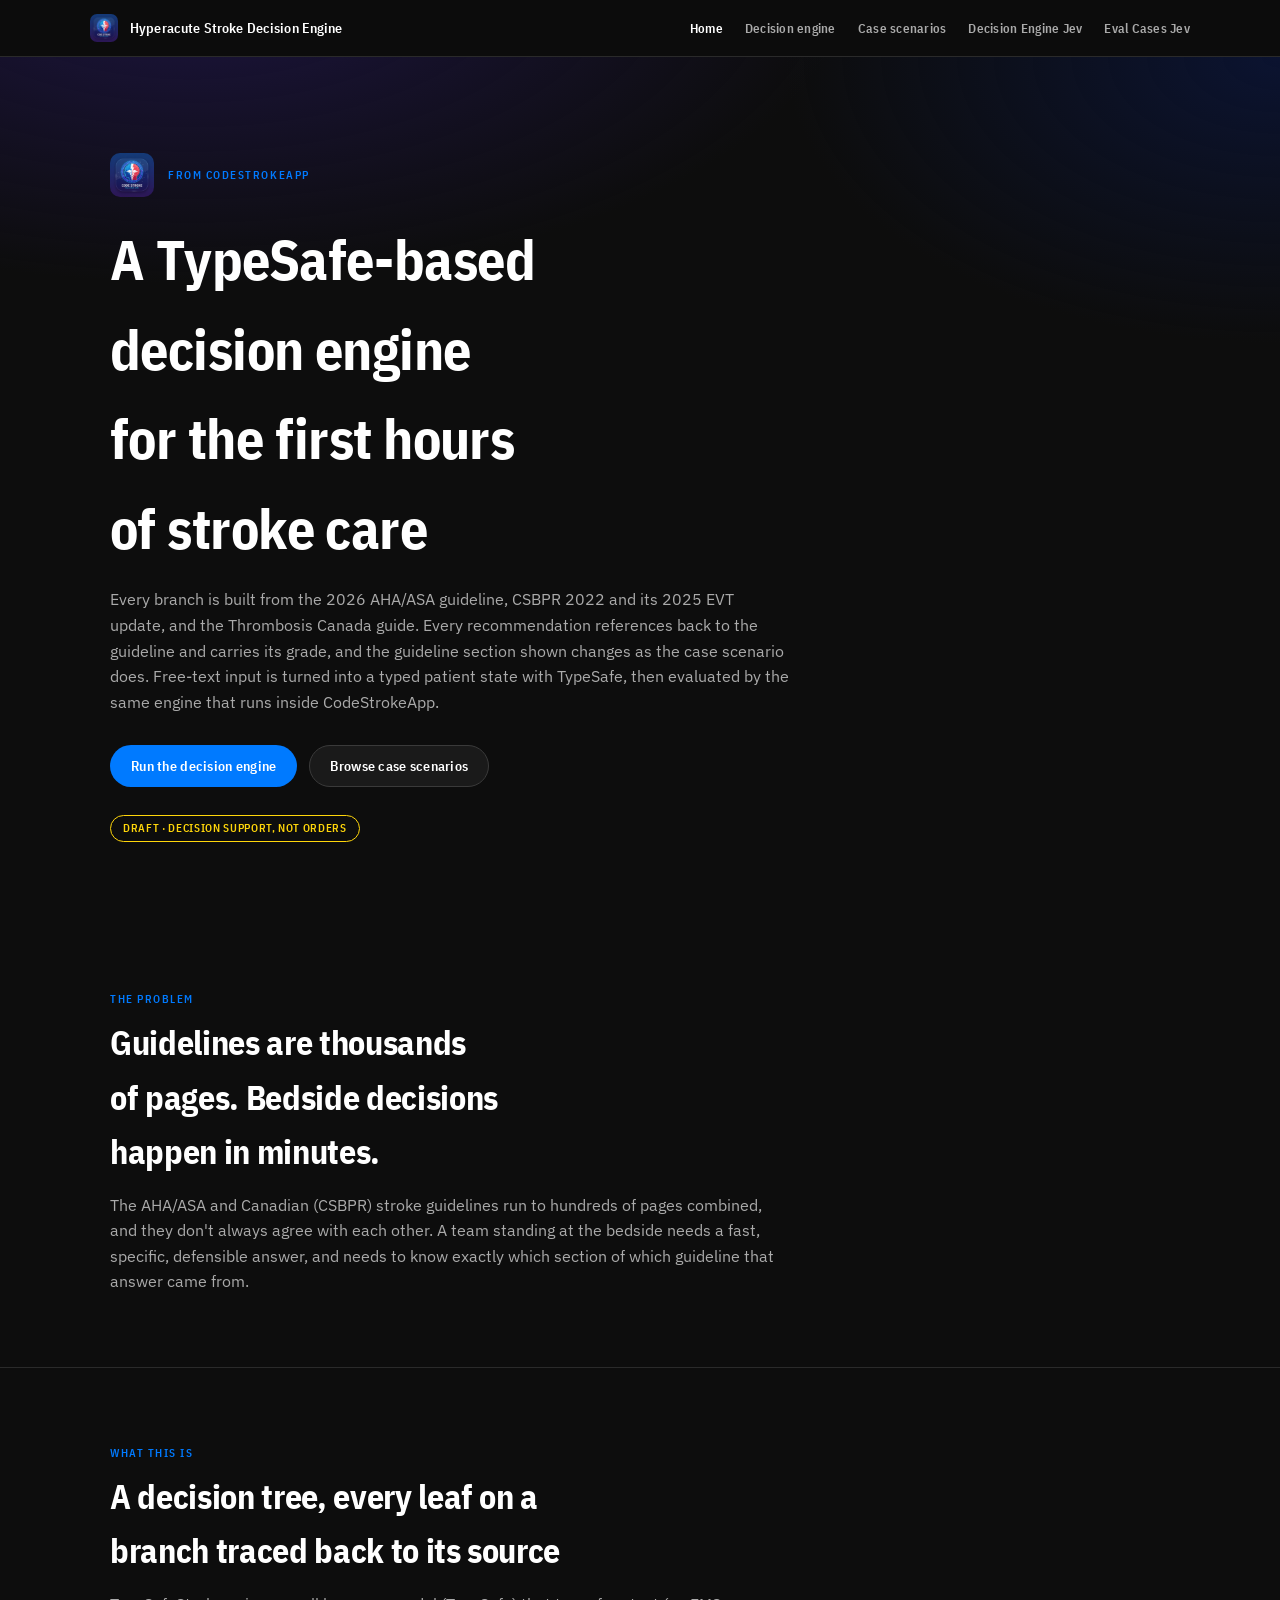
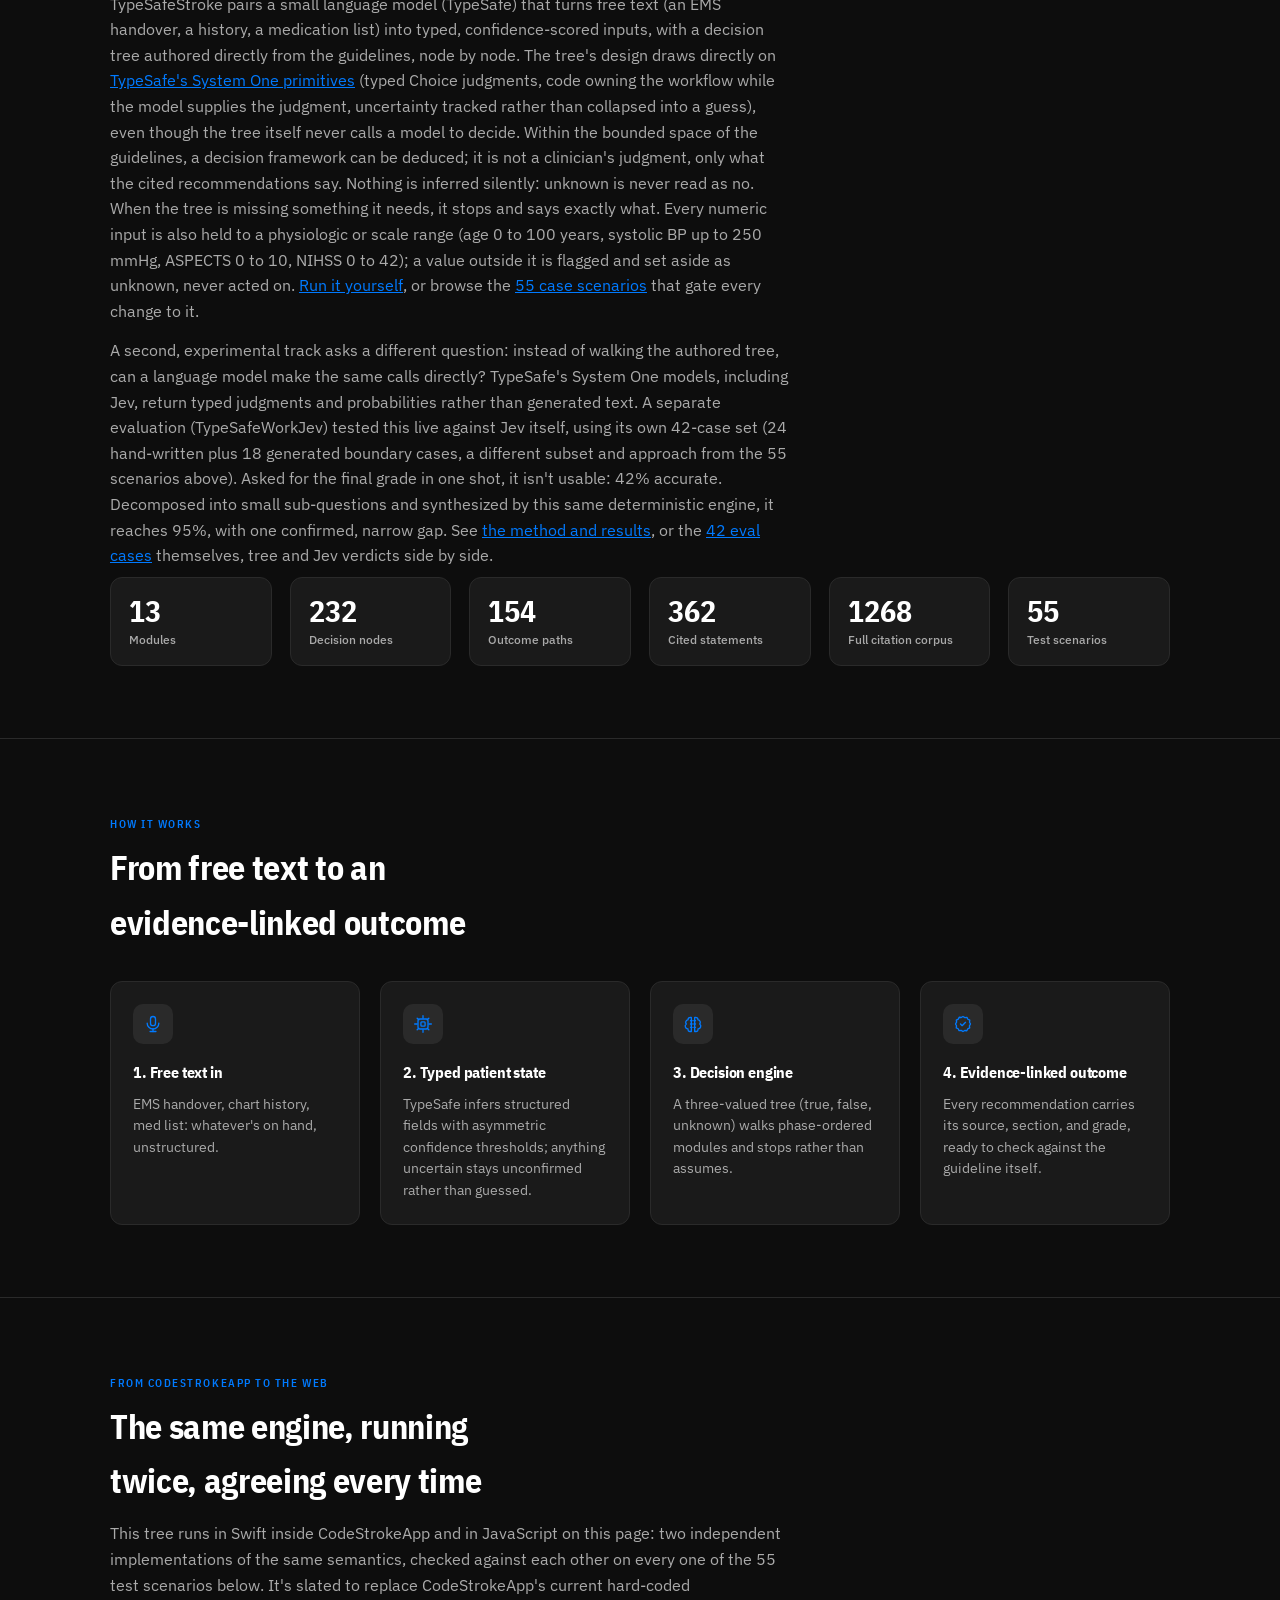
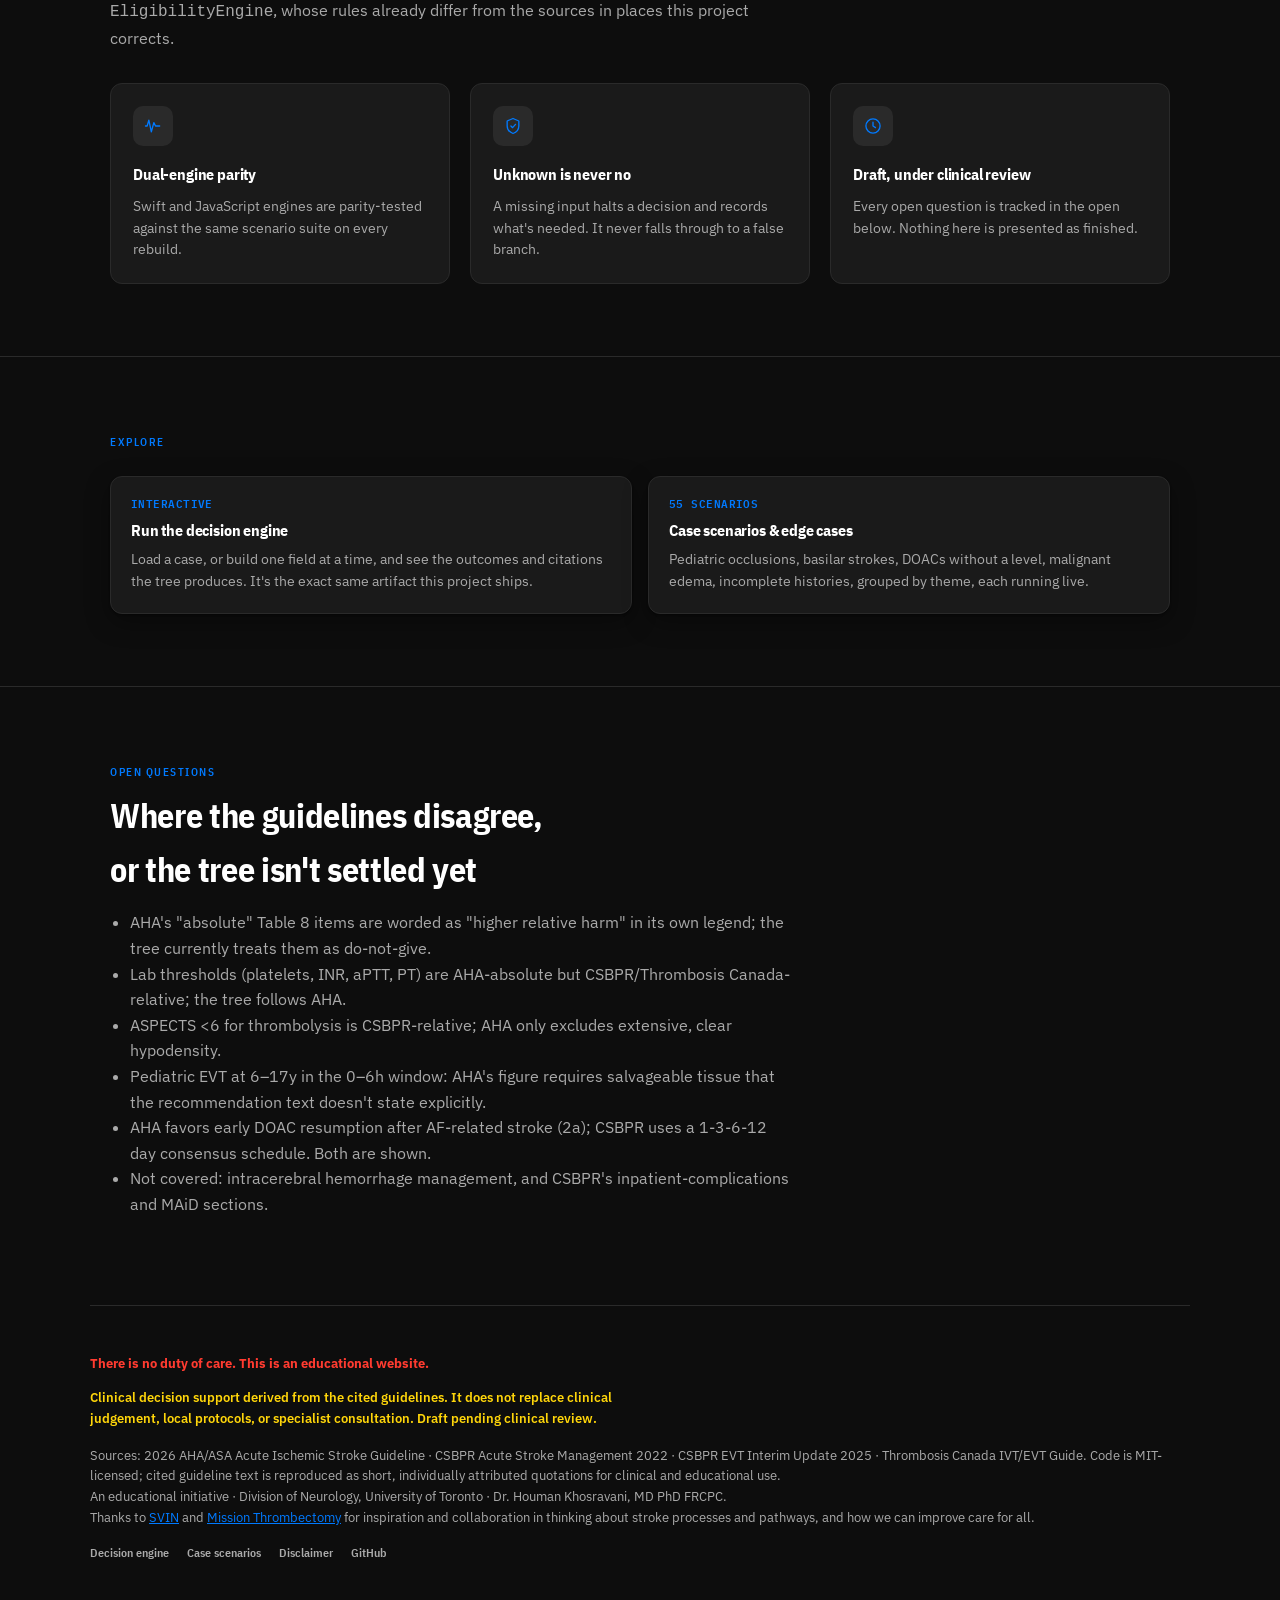
<file: index.html>
<!doctype html>
<html lang="en">
<head>
<meta charset="utf-8">
<meta name="viewport" content="width=device-width, initial-scale=1">
<title>Hyperacute Stroke Decision Engine</title>
<meta name="description" content="A TypeSafe-based, citation-traced decision engine for acute ischemic stroke, built from U.S. and Canadian guidelines. For educational purposes only currently. Open source, built from CodeStrokeApp.">
<link rel="icon" type="image/png" sizes="32x32" href="/assets/img/favicon-32.png">
<link rel="apple-touch-icon" href="/assets/img/favicon-180.png">
<link rel="preconnect" href="https://fonts.googleapis.com">
<link rel="preconnect" href="https://fonts.gstatic.com" crossorigin>
<link rel="stylesheet" href="https://fonts.googleapis.com/css2?family=IBM+Plex+Mono:wght@400;500&family=IBM+Plex+Sans+Condensed:wght@500;600;700&family=IBM+Plex+Sans:ital,wght@0,400;0,500;0,600;1,400&display=swap">
<link rel="stylesheet" href="/assets/css/site.css">
</head>
<body>

<nav class="topnav">
  <img class="topnav__mark" src="/assets/img/app-icon.png" alt="">
  <a class="topnav__title" href="/">Hyperacute Stroke Decision Engine</a>
  <div class="topnav__links">
    <a href="/" aria-current="page">Home</a>
    <a href="/engine/">Decision engine</a>
    <a href="/cases/">Case scenarios</a>
    <a href="/engine-jev/">Decision Engine Jev</a>
    <a href="/cases-jev/">Eval Cases Jev</a>
  </div>
</nav>

<header class="hero">
  <div class="wrap">
    <div class="hero__row">
      <img class="hero__mark" src="/assets/img/app-icon.png" alt="">
      <span class="eyebrow" style="margin:0">From CodeStrokeApp</span>
    </div>
    <h1>A TypeSafe-based decision engine for the first hours of stroke care</h1>
    <p class="lede">Every branch is built from the 2026 AHA/ASA guideline, CSBPR 2022 and its 2025 EVT update, and the Thrombosis Canada guide. Every recommendation references back to the guideline and carries its grade, and the guideline section shown changes as the case scenario does. Free-text input is turned into a typed patient state with TypeSafe, then evaluated by the same engine that runs inside CodeStrokeApp.</p>
    <div class="hero__actions">
      <a class="btn btn--primary" href="/engine/">Run the decision engine</a>
      <a class="btn btn--ghost" href="/cases/">Browse case scenarios</a>
    </div>
    <div class="badge--disclaimer">Draft &middot; decision support, not orders</div>
  </div>
</header>

<section class="section">
  <div class="wrap">
    <span class="eyebrow">The problem</span>
    <h2 style="font-size:clamp(24px,3.4vw,34px);max-width:26ch">Guidelines are thousands of pages. Bedside decisions happen in minutes.</h2>
    <p class="lede">The AHA/ASA and Canadian (CSBPR) stroke guidelines run to hundreds of pages combined, and they don't always agree with each other. A team standing at the bedside needs a fast, specific, defensible answer, and needs to know exactly which section of which guideline that answer came from.</p>
  </div>
</section>

<section class="section">
  <div class="wrap">
    <span class="eyebrow">What this is</span>
    <h2 style="font-size:clamp(24px,3.4vw,34px);max-width:30ch">A decision tree, every leaf on a branch traced back to its source</h2>
    <p class="lede">TypeSafeStroke pairs a small language model (TypeSafe) that turns free text (an EMS handover, a history, a medication list) into typed, confidence-scored inputs, with a decision tree authored directly from the guidelines, node by node. The tree's design draws directly on <a href="https://github.com/typesafe-ai/skills/blob/main/skills/typesafe-ai/SKILL.md">TypeSafe's System One primitives</a> (typed Choice judgments, code owning the workflow while the model supplies the judgment, uncertainty tracked rather than collapsed into a guess), even though the tree itself never calls a model to decide. Within the bounded space of the guidelines, a decision framework can be deduced; it is not a clinician's judgment, only what the cited recommendations say. Nothing is inferred silently: unknown is never read as no. When the tree is missing something it needs, it stops and says exactly what. Every numeric input is also held to a physiologic or scale range (age 0 to 100 years, systolic BP up to 250 mmHg, ASPECTS 0 to 10, NIHSS 0 to 42); a value outside it is flagged and set aside as unknown, never acted on. <a href="/engine/">Run it yourself</a>, or browse the <a href="/cases/">55 case scenarios</a> that gate every change to it.</p>
    <p class="lede" style="margin-top:14px">A second, experimental track asks a different question: instead of walking the authored tree, can a language model make the same calls directly? TypeSafe's System One models, including Jev, return typed judgments and probabilities rather than generated text. A separate evaluation (TypeSafeWorkJev) tested this live against Jev itself, using its own 42-case set (24 hand-written plus 18 generated boundary cases, a different subset and approach from the 55 scenarios above). Asked for the final grade in one shot, it isn't usable: 42% accurate. Decomposed into small sub-questions and synthesized by this same deterministic engine, it reaches 95%, with one confirmed, narrow gap. See <a href="/engine-jev/">the method and results</a>, or the <a href="/cases-jev/">42 eval cases</a> themselves, tree and Jev verdicts side by side.</p>
    <div class="stat-strip" id="stat-strip">
      <div class="stat"><b>&hellip;</b><span>Modules</span></div>
      <div class="stat"><b>&hellip;</b><span>Decision nodes</span></div>
      <div class="stat"><b>&hellip;</b><span>Outcome paths</span></div>
      <div class="stat"><b>&hellip;</b><span>Cited statements</span></div>
      <div class="stat"><b>&hellip;</b><span>Full citation corpus</span></div>
      <div class="stat"><b>&hellip;</b><span>Test scenarios</span></div>
    </div>
  </div>
</section>

<section class="section">
  <div class="wrap">
    <span class="eyebrow">How it works</span>
    <h2 style="font-size:clamp(24px,3.4vw,34px);max-width:26ch">From free text to an evidence-linked outcome</h2>
    <div class="step-grid">
      <div class="step">
        <div class="step__icon" id="icon-slot-mic"></div>
        <h3>1. Free text in</h3>
        <p>EMS handover, chart history, med list: whatever's on hand, unstructured.</p>
      </div>
      <div class="step">
        <div class="step__icon" id="icon-slot-cpu"></div>
        <h3>2. Typed patient state</h3>
        <p>TypeSafe infers structured fields with asymmetric confidence thresholds; anything uncertain stays unconfirmed rather than guessed.</p>
      </div>
      <div class="step">
        <div class="step__icon" id="icon-slot-brain"></div>
        <h3>3. Decision engine</h3>
        <p>A three-valued tree (true, false, unknown) walks phase-ordered modules and stops rather than assumes.</p>
      </div>
      <div class="step">
        <div class="step__icon" id="icon-slot-check"></div>
        <h3>4. Evidence-linked outcome</h3>
        <p>Every recommendation carries its source, section, and grade, ready to check against the guideline itself.</p>
      </div>
    </div>
  </div>
</section>

<section class="section">
  <div class="wrap">
    <span class="eyebrow">From CodeStrokeApp to the web</span>
    <h2 style="font-size:clamp(24px,3.4vw,34px);max-width:28ch">The same engine, running twice, agreeing every time</h2>
    <p class="lede">This tree runs in Swift inside CodeStrokeApp and in JavaScript on this page: two independent implementations of the same semantics, checked against each other on every one of the 55 test scenarios below. It's slated to replace CodeStrokeApp's current hard-coded <code>EligibilityEngine</code>, whose rules already differ from the sources in places this project corrects.</p>
    <div class="step-grid" style="grid-template-columns:repeat(auto-fit,minmax(220px,1fr))">
      <div class="step">
        <div class="step__icon" id="icon-slot-waveform"></div>
        <h3>Dual-engine parity</h3>
        <p>Swift and JavaScript engines are parity-tested against the same scenario suite on every rebuild.</p>
      </div>
      <div class="step">
        <div class="step__icon" id="icon-slot-shield"></div>
        <h3>Unknown is never no</h3>
        <p>A missing input halts a decision and records what's needed. It never falls through to a false branch.</p>
      </div>
      <div class="step">
        <div class="step__icon" id="icon-slot-clock"></div>
        <h3>Draft, under clinical review</h3>
        <p>Every open question is tracked in the open below. Nothing here is presented as finished.</p>
      </div>
    </div>
  </div>
</section>

<section class="section">
  <div class="wrap">
    <span class="eyebrow">Explore</span>
    <div class="card-grid" style="grid-template-columns:repeat(auto-fit,minmax(300px,1fr))">
      <a class="card" href="/engine/">
        <span class="card__meta">Interactive</span>
        <h3>Run the decision engine</h3>
        <p>Load a case, or build one field at a time, and see the outcomes and citations the tree produces. It's the exact same artifact this project ships.</p>
      </a>
      <a class="card" href="/cases/">
        <span class="card__meta">55 scenarios</span>
        <h3>Case scenarios &amp; edge cases</h3>
        <p>Pediatric occlusions, basilar strokes, DOACs without a level, malignant edema, incomplete histories, grouped by theme, each running live.</p>
      </a>
    </div>
  </div>
</section>

<section class="section">
  <div class="wrap">
    <span class="eyebrow">Open questions</span>
    <h2 style="font-size:clamp(24px,3.4vw,34px);max-width:26ch">Where the guidelines disagree, or the tree isn't settled yet</h2>
    <ul class="lede" style="padding-left:20px">
      <li>AHA's "absolute" Table 8 items are worded as "higher relative harm" in its own legend; the tree currently treats them as do-not-give.</li>
      <li>Lab thresholds (platelets, INR, aPTT, PT) are AHA-absolute but CSBPR/Thrombosis Canada-relative; the tree follows AHA.</li>
      <li>ASPECTS &lt;6 for thrombolysis is CSBPR-relative; AHA only excludes extensive, clear hypodensity.</li>
      <li>Pediatric EVT at 6&ndash;17y in the 0&ndash;6h window: AHA's figure requires salvageable tissue that the recommendation text doesn't state explicitly.</li>
      <li>AHA favors early DOAC resumption after AF-related stroke (2a); CSBPR uses a 1-3-6-12 day consensus schedule. Both are shown.</li>
      <li>Not covered: intracerebral hemorrhage management, and CSBPR's inpatient-complications and MAiD sections.</li>
    </ul>
  </div>
</section>

<footer class="site-footer wrap">
  <p class="footer-callout">There is no duty of care. This is an educational website.</p>
  <p class="disclaimer">Clinical decision support derived from the cited guidelines. It does not replace clinical judgement, local protocols, or specialist consultation. Draft pending clinical review.</p>
  <p>Sources: 2026 AHA/ASA Acute Ischemic Stroke Guideline &middot; CSBPR Acute Stroke Management 2022 &middot; CSBPR EVT Interim Update 2025 &middot; Thrombosis Canada IVT/EVT Guide. Code is MIT-licensed; cited guideline text is reproduced as short, individually attributed quotations for clinical and educational use.</p>
  <p>An educational initiative &middot; Division of Neurology, University of Toronto &middot; Dr. Houman Khosravani, MD PhD FRCPC.</p>
  <p>Thanks to <a href="https://svin.org">SVIN</a> and <a href="https://missionthrombectomy.org">Mission Thrombectomy</a> for inspiration and collaboration in thinking about stroke processes and pathways, and how we can improve care for all.</p>
  <div class="links">
    <a href="/engine/">Decision engine</a>
    <a href="/cases/">Case scenarios</a>
    <a href="/disclaimer/">Disclaimer</a>
    <a href="https://github.com/neuroccm/acute-stroke-decision-engine">GitHub</a>
  </div>
</footer>

<script>
const ICONS = {
  mic: "/assets/icons/icon-mic.svg",
  cpu: "/assets/icons/icon-cpu.svg",
  brain: "/assets/icons/icon-brain.svg",
  check: "/assets/icons/icon-check-seal.svg",
  waveform: "/assets/icons/icon-waveform.svg",
  shield: "/assets/icons/icon-shield.svg",
  clock: "/assets/icons/icon-clock.svg",
};
Object.entries(ICONS).forEach(([key, src]) => {
  const slot = document.getElementById(`icon-slot-${key}`);
  if (slot) fetch(src).then((r) => r.text()).then((svg) => (slot.innerHTML = svg));
});

fetch("/assets/data/stats.json").then((r) => r.json()).then((s) => {
  const strip = document.getElementById("stat-strip");
  const items = [
    [s.modules, "Modules"],
    [s.nodes, "Decision nodes"],
    [s.outcomes, "Outcome paths"],
    [s.citedStatements, "Cited statements"],
    [s.corpusStatements, "Full citation corpus"],
    [s.scenarios, "Test scenarios"],
  ];
  strip.innerHTML = items.map(([n, label]) => `<div class="stat"><b>${n}</b><span>${label}</span></div>`).join("");
});
</script>

</body>
</html>
</file>
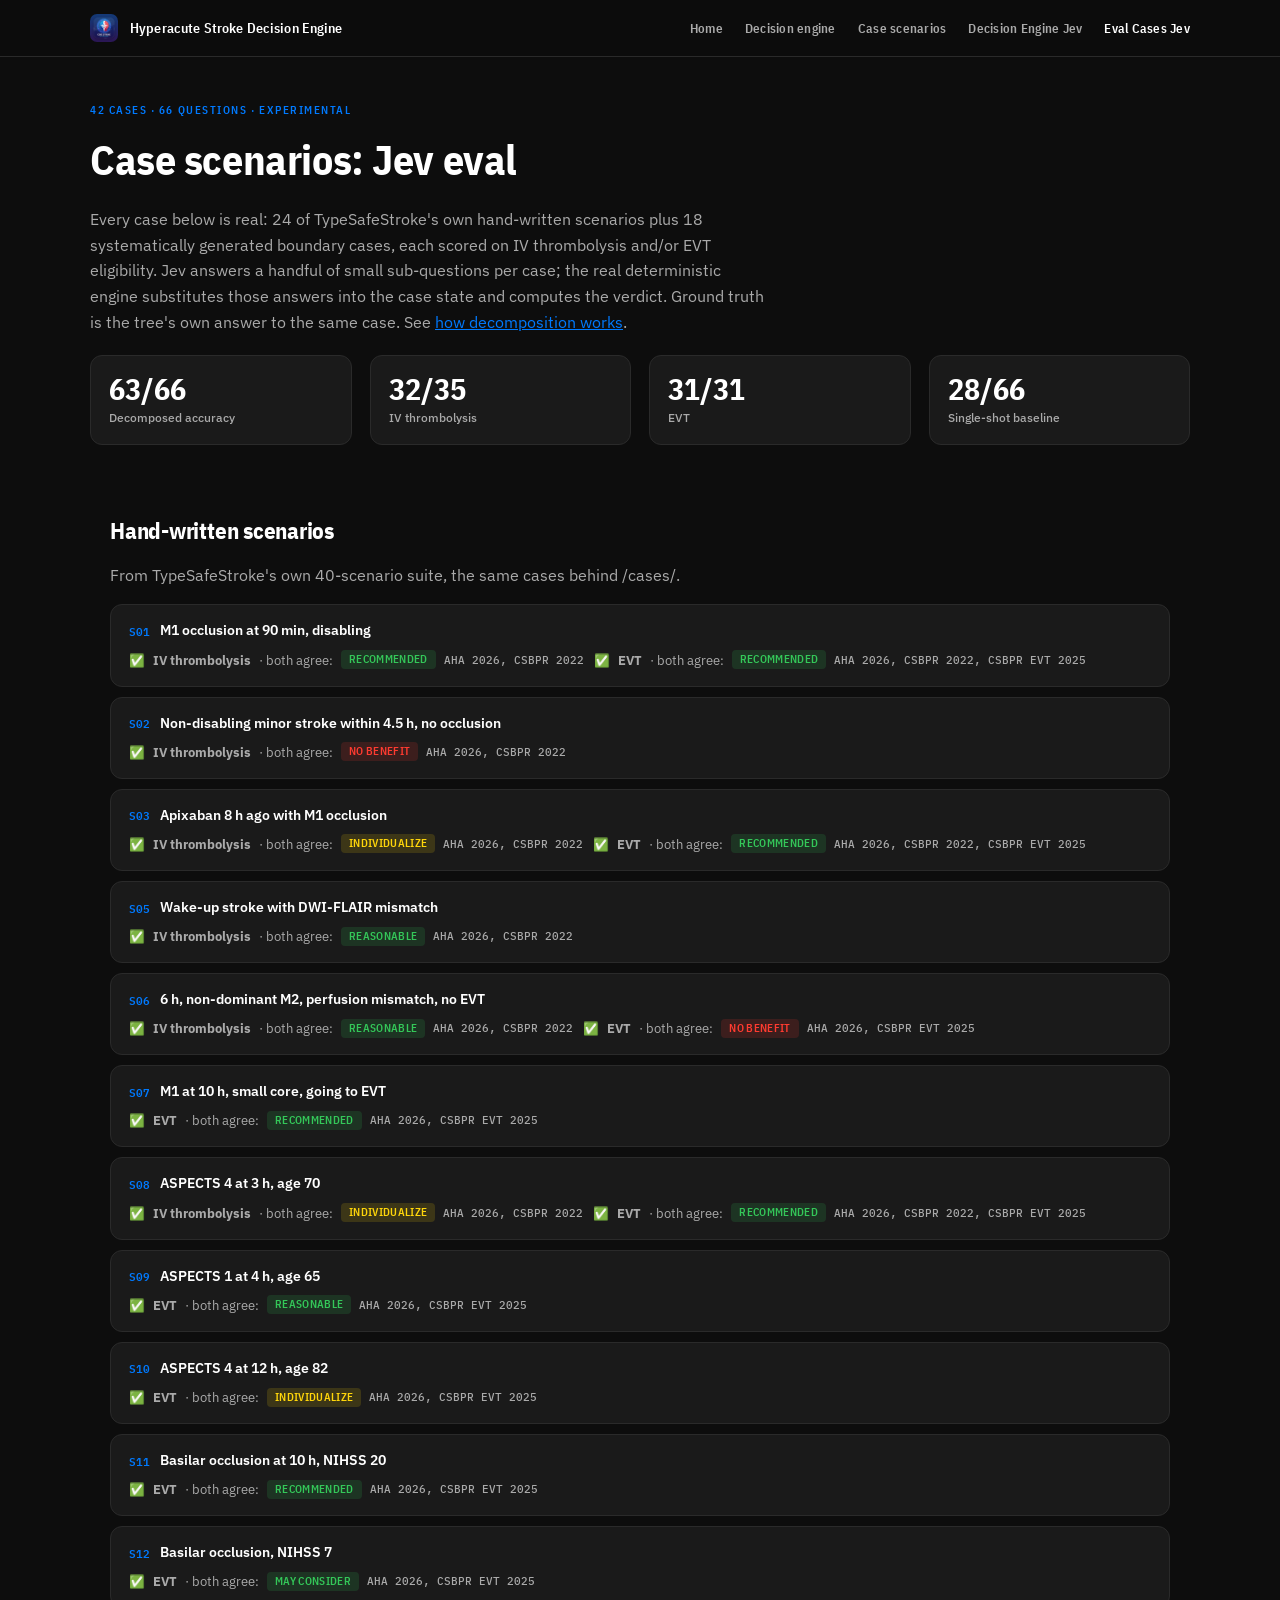
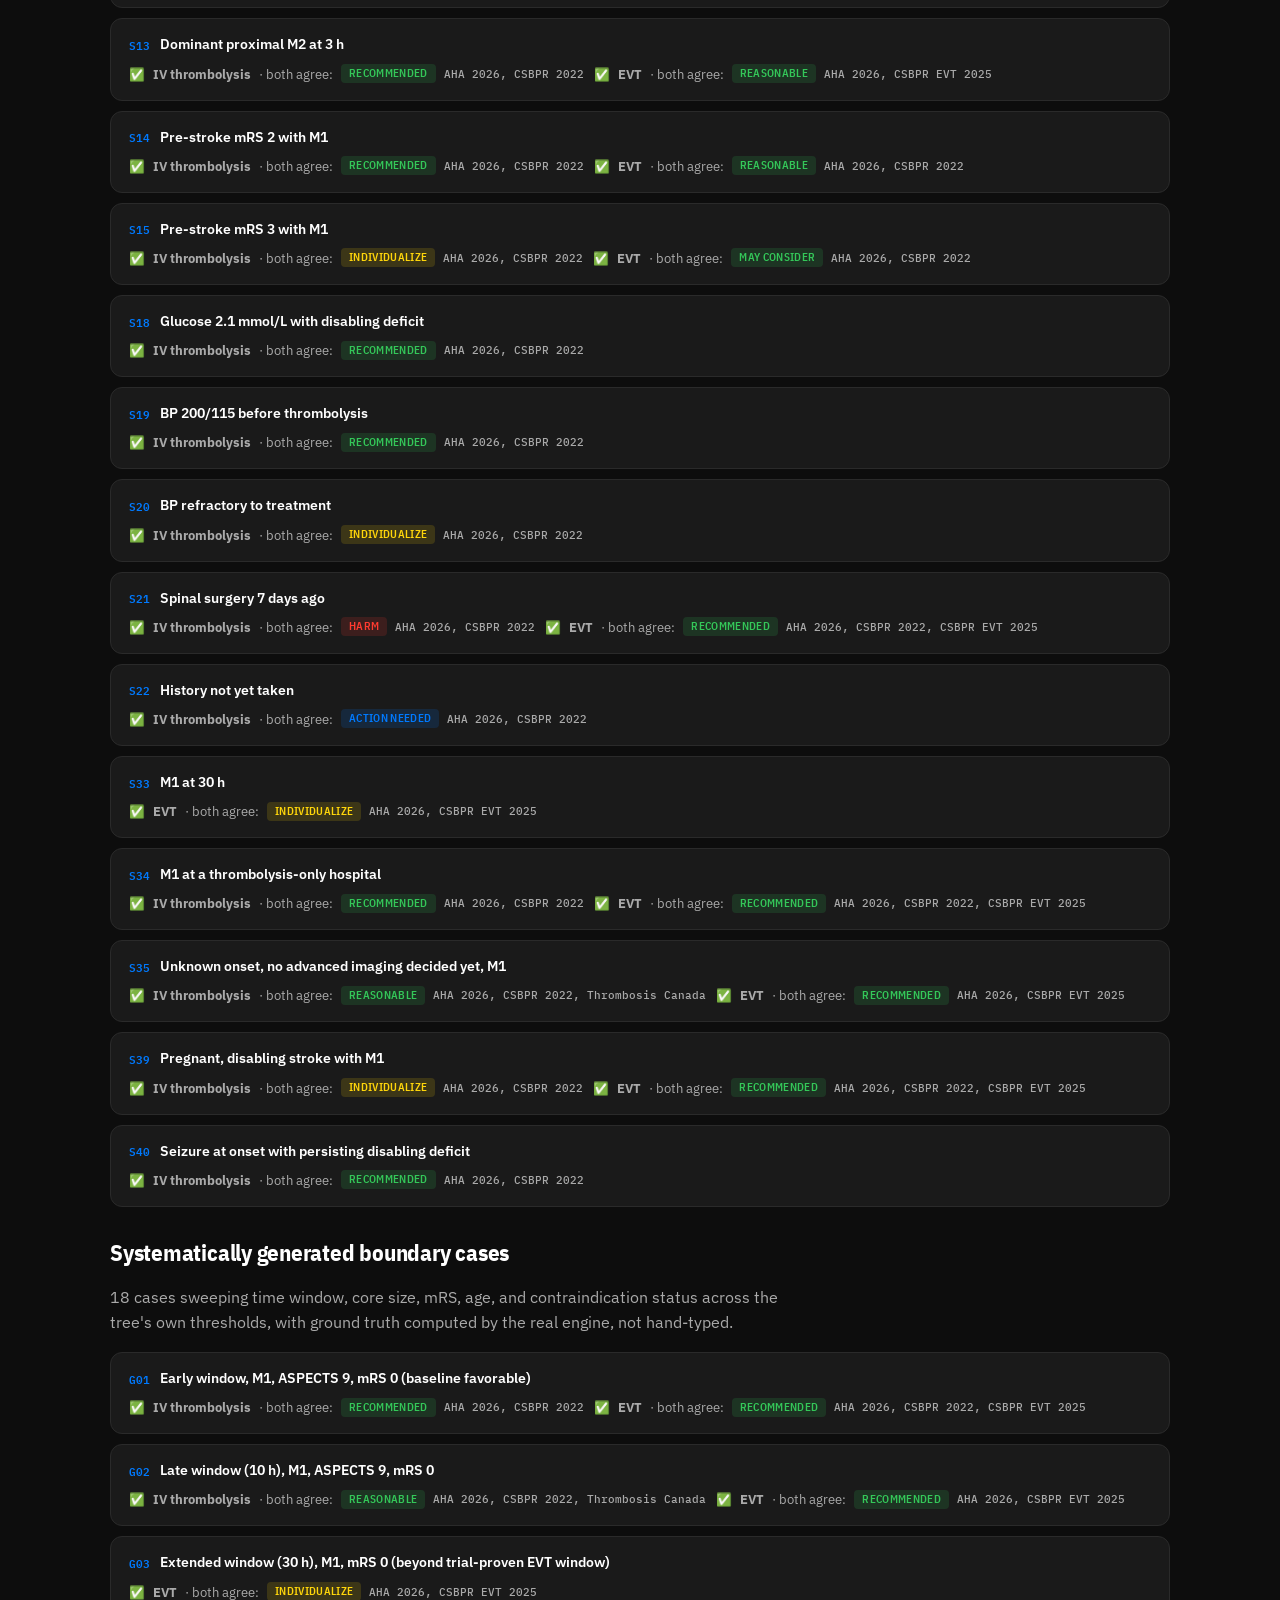
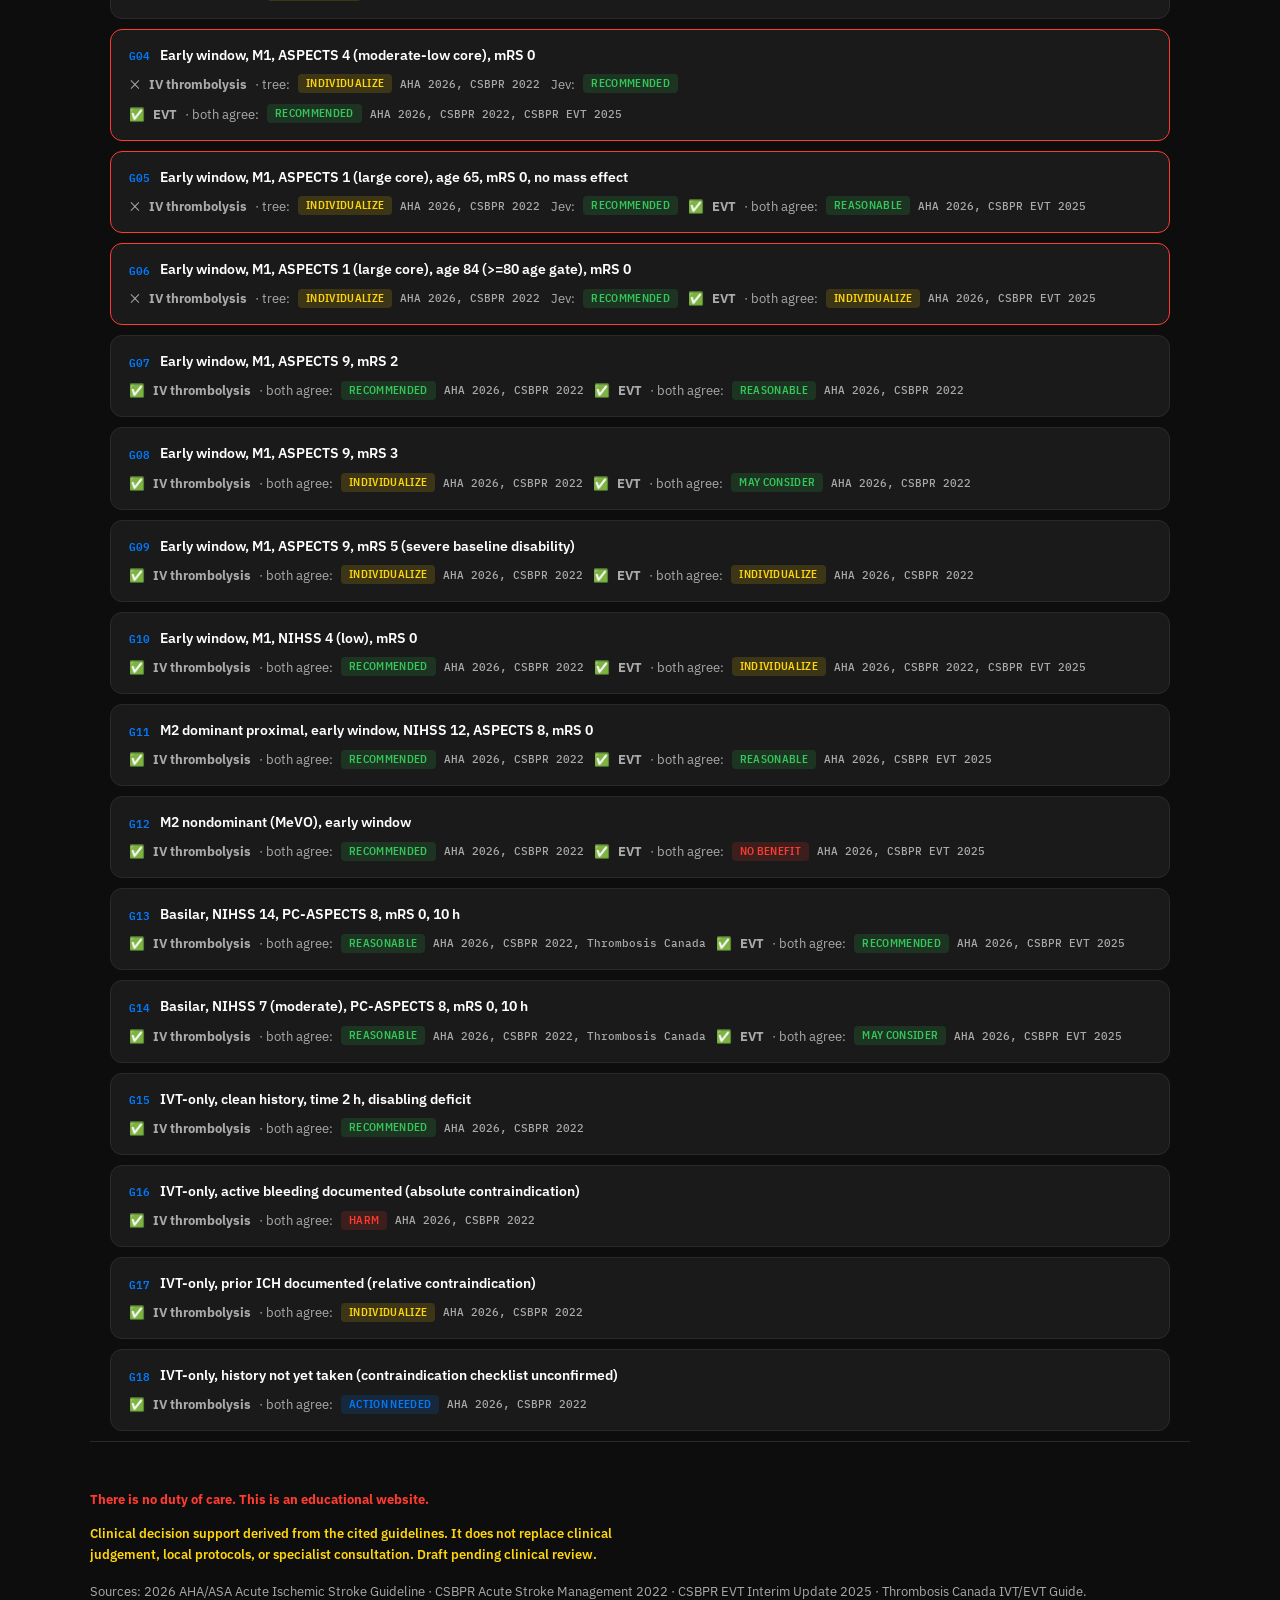
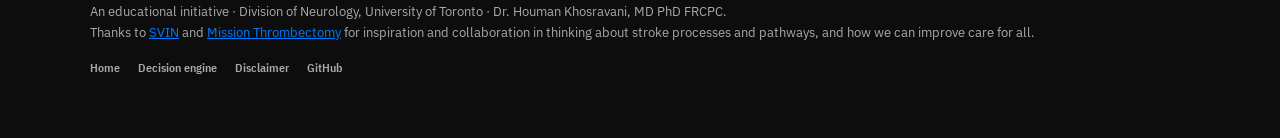
<file: cases-jev/index.html>
<!doctype html>
<html lang="en">
<head>
<meta charset="utf-8">
<meta name="viewport" content="width=device-width, initial-scale=1">
<title>Case scenarios: Jev eval | Hyperacute Stroke Decision Engine</title>
<meta name="description" content="42 cases, 66 questions: Jev's decomposed sub-answers and synthesized verdict against the deterministic engine's ground truth, side by side, with confidence shown. For educational purposes only currently.">
<link rel="icon" type="image/png" sizes="32x32" href="/assets/img/favicon-32.png">
<link rel="apple-touch-icon" href="/assets/img/favicon-180.png">
<link rel="preconnect" href="https://fonts.googleapis.com">
<link rel="preconnect" href="https://fonts.gstatic.com" crossorigin>
<link rel="stylesheet" href="https://fonts.googleapis.com/css2?family=IBM+Plex+Mono:wght@400;500&family=IBM+Plex+Sans+Condensed:wght@500;600;700&family=IBM+Plex+Sans:ital,wght@0,400;0,500;0,600;1,400&display=swap">
<link rel="stylesheet" href="/assets/css/site.css">
</head>
<body>

<nav class="topnav">
  <img class="topnav__mark" src="/assets/img/app-icon.png" alt="">
  <a class="topnav__title" href="/">Hyperacute Stroke Decision Engine</a>
  <div class="topnav__links">
    <a href="/">Home</a>
    <a href="/engine/">Decision engine</a>
    <a href="/cases/">Case scenarios</a>
    <a href="/engine-jev/">Decision Engine Jev</a>
    <a href="/cases-jev/" aria-current="page">Eval Cases Jev</a>
  </div>
</nav>

<header class="section section--tight wrap">
  <span class="eyebrow">42 cases &middot; 66 questions &middot; experimental</span>
  <h1 style="font-size:clamp(28px,4vw,42px)">Case scenarios: Jev eval</h1>
  <p class="lede">Every case below is real: 24 of TypeSafeStroke's own hand-written scenarios plus 18 systematically generated boundary cases, each scored on IV thrombolysis and/or EVT eligibility. Jev answers a handful of small sub-questions per case; the real deterministic engine substitutes those answers into the case state and computes the verdict. Ground truth is the tree's own answer to the same case. See <a href="/engine-jev/">how decomposition works</a>.</p>
  <div id="headline-strip" class="stat-strip" style="margin-top:20px"></div>
</header>

<main class="wrap">
  <div id="case-groups"></div>
</main>

<footer class="site-footer wrap">
  <p class="footer-callout">There is no duty of care. This is an educational website.</p>
  <p class="disclaimer">Clinical decision support derived from the cited guidelines. It does not replace clinical judgement, local protocols, or specialist consultation. Draft pending clinical review.</p>
  <p>Sources: 2026 AHA/ASA Acute Ischemic Stroke Guideline &middot; CSBPR Acute Stroke Management 2022 &middot; CSBPR EVT Interim Update 2025 &middot; Thrombosis Canada IVT/EVT Guide.</p>
  <p>An educational initiative &middot; Division of Neurology, University of Toronto &middot; Dr. Houman Khosravani, MD PhD FRCPC.</p>
  <p>Thanks to <a href="https://svin.org">SVIN</a> and <a href="https://missionthrombectomy.org">Mission Thrombectomy</a> for inspiration and collaboration in thinking about stroke processes and pathways, and how we can improve care for all.</p>
  <div class="links">
    <a href="/">Home</a>
    <a href="/engine/">Decision engine</a>
    <a href="/disclaimer/">Disclaimer</a>
    <a href="https://github.com/neuroccm/acute-stroke-decision-engine">GitHub</a>
  </div>
</footer>

<script>
const KIND = {
  recommended: "Recommended", reasonable: "Reasonable", may_consider: "May consider",
  individualize: "Individualize", not_recommended: "No benefit", harm: "Harm", action: "Action needed",
};
const QLABEL = { ivt_decision: "IV thrombolysis", evt_decision: "EVT" };
const SUBQ_LABEL = {
  ivt_screen_severity: "Contraindication severity", ivt_disabling_deficit: "Disabling deficit",
  ivt_time_band: "Time since onset (IVT)", evt_time_band: "Time since onset (EVT)",
  evt_core_band: "Core size (ASPECTS)", evt_mrs_band: "Pre-stroke mRS", evt_nihss_band: "NIHSS",
};
const esc = (s) => String(s ?? "").replace(/[&<>"]/g, (c) => ({ "&": "&amp;", "<": "&lt;", ">": "&gt;", '"': "&quot;" }[c]));
const kindBadge = (k) => `<span class="kind-badge k-${esc(k)}">${esc(KIND[k] || k)}</span>`;
const pct = (n) => n == null ? "" : `${Math.round(n * 100)}%`;

function subAnswerRows(subs) {
  return Object.entries(subs).map(([key, a]) => {
    const runnerUp = a.probabilities ? Object.entries(a.probabilities).filter(([k]) => k !== a.band).sort((x, y) => y[1] - x[1])[0] : null;
    const conf = a.confidence != null ? `<span>${pct(a.confidence)} confident${runnerUp && runnerUp[1] > 0.1 ? ` &middot; ${pct(runnerUp[1])} ${esc(runnerUp[0])}` : ""}</span>` : "";
    return `<div><div class="jev-sub-q">${esc(SUBQ_LABEL[key] || key)}</div><div class="jev-sub-row"><b>${esc(a.band)}</b>${conf}</div></div>`;
  }).join("");
}

function sourcesNote(q) {
  return q.sources && q.sources.length ? `<span class="jev-sources">${esc(q.sources.join(", "))}</span>` : "";
}

function questionBlock(qKey, q) {
  const label = QLABEL[qKey] || qKey;
  if (q.correct) {
    return `<div class="jev-q">✅ <b>${esc(label)}</b> &middot; both agree: ${kindBadge(q.target_kind)} ${sourcesNote(q)}</div>`;
  }
  return `<div class="jev-q">❌ <b>${esc(label)}</b> &middot; tree: ${kindBadge(q.target_kind)} ${sourcesNote(q)} &nbsp;Jev: ${kindBadge(q.synthesized_kind)}</div>`;
}

function caseCard(id, c) {
  const questions = Object.entries(c.questions);
  const anyMiss = questions.some(([, q]) => !q.correct);
  const verdicts = questions.map(([qKey, q]) => questionBlock(qKey, q)).join("");
  const subDetail = questions.map(([qKey, q]) => `
    <div class="jev-sub">
      <div class="jev-sub-q" style="text-transform:none;font-size:13px;color:var(--text-1);margin-bottom:6px">${esc(QLABEL[qKey] || qKey)}: what Jev was asked, and what it answered</div>
      ${subAnswerRows(q.sub_answers)}
      ${q.divergence ? `<div class="jev-divergence"><b>Guideline divergence:</b> ${esc(q.divergence)}</div>` : ""}
    </div>`).join("");
  return `<details class="jev-case${anyMiss ? " is-miss" : ""}" id="${esc(id)}">
    <summary>
      <div class="jev-case__head">
        <span class="jev-case__id">${esc(id)}</span>
        <span class="jev-case__title">${esc(c.title)}</span>
      </div>
      <div class="jev-case__verdicts">${verdicts}</div>
    </summary>
    ${subDetail}
  </details>`;
}

fetch("/assets/data/jev-eval.json").then((r) => r.json()).then((d) => {
  const s = d.decomposed;
  document.getElementById("headline-strip").innerHTML = `
    <div class="stat"><b>${s.correct}/${s.total}</b><span>Decomposed accuracy</span></div>
    <div class="stat"><b>${s.byQuestion.ivt_decision.correct}/${s.byQuestion.ivt_decision.total}</b><span>IV thrombolysis</span></div>
    <div class="stat"><b>${s.byQuestion.evt_decision.correct}/${s.byQuestion.evt_decision.total}</b><span>EVT</span></div>
    <div class="stat"><b>${d.singleShot.correct}/${d.singleShot.total}</b><span>Single-shot baseline</span></div>
  `;

  const ids = Object.keys(d.cases);
  const handWritten = ids.filter((id) => id.startsWith("S")).sort();
  const generated = ids.filter((id) => id.startsWith("G")).sort();
  const groups = [
    ["Hand-written scenarios", "From TypeSafeStroke's own 40-scenario suite, the same cases behind /cases/.", handWritten],
    ["Systematically generated boundary cases", "18 cases sweeping time window, core size, mRS, age, and contraindication status across the tree's own thresholds, with ground truth computed by the real engine, not hand-typed.", generated],
  ];
  document.getElementById("case-groups").innerHTML = groups.map(([title, note, groupIds]) => `
    <section class="jev-group">
      <h2>${esc(title)}</h2>
      <p class="lede" style="margin-bottom:16px">${note}</p>
      ${groupIds.map((id) => caseCard(id, d.cases[id])).join("")}
    </section>
  `).join("");

  if (location.hash) {
    const el = document.getElementById(location.hash.slice(1));
    if (el) { el.setAttribute("open", ""); el.scrollIntoView({ block: "start" }); }
  }
});
</script>

</body>
</html>
</file>
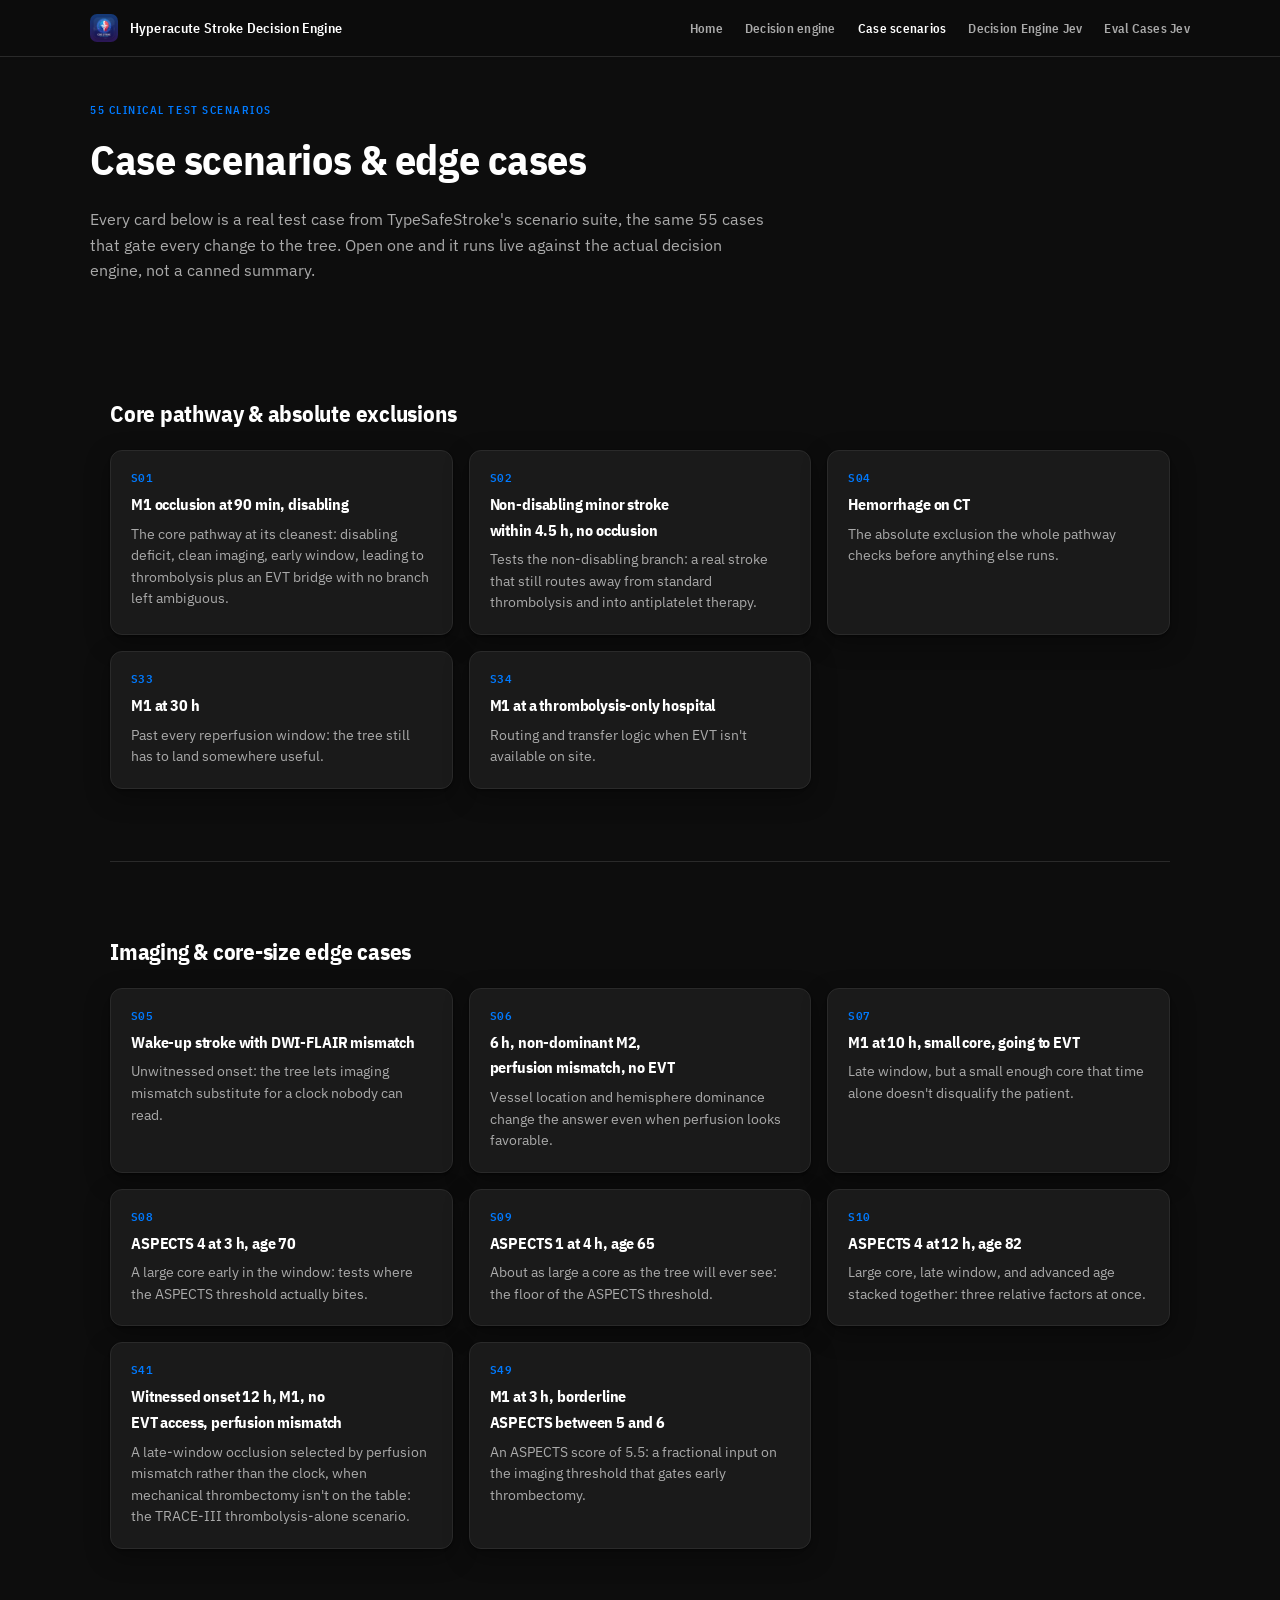
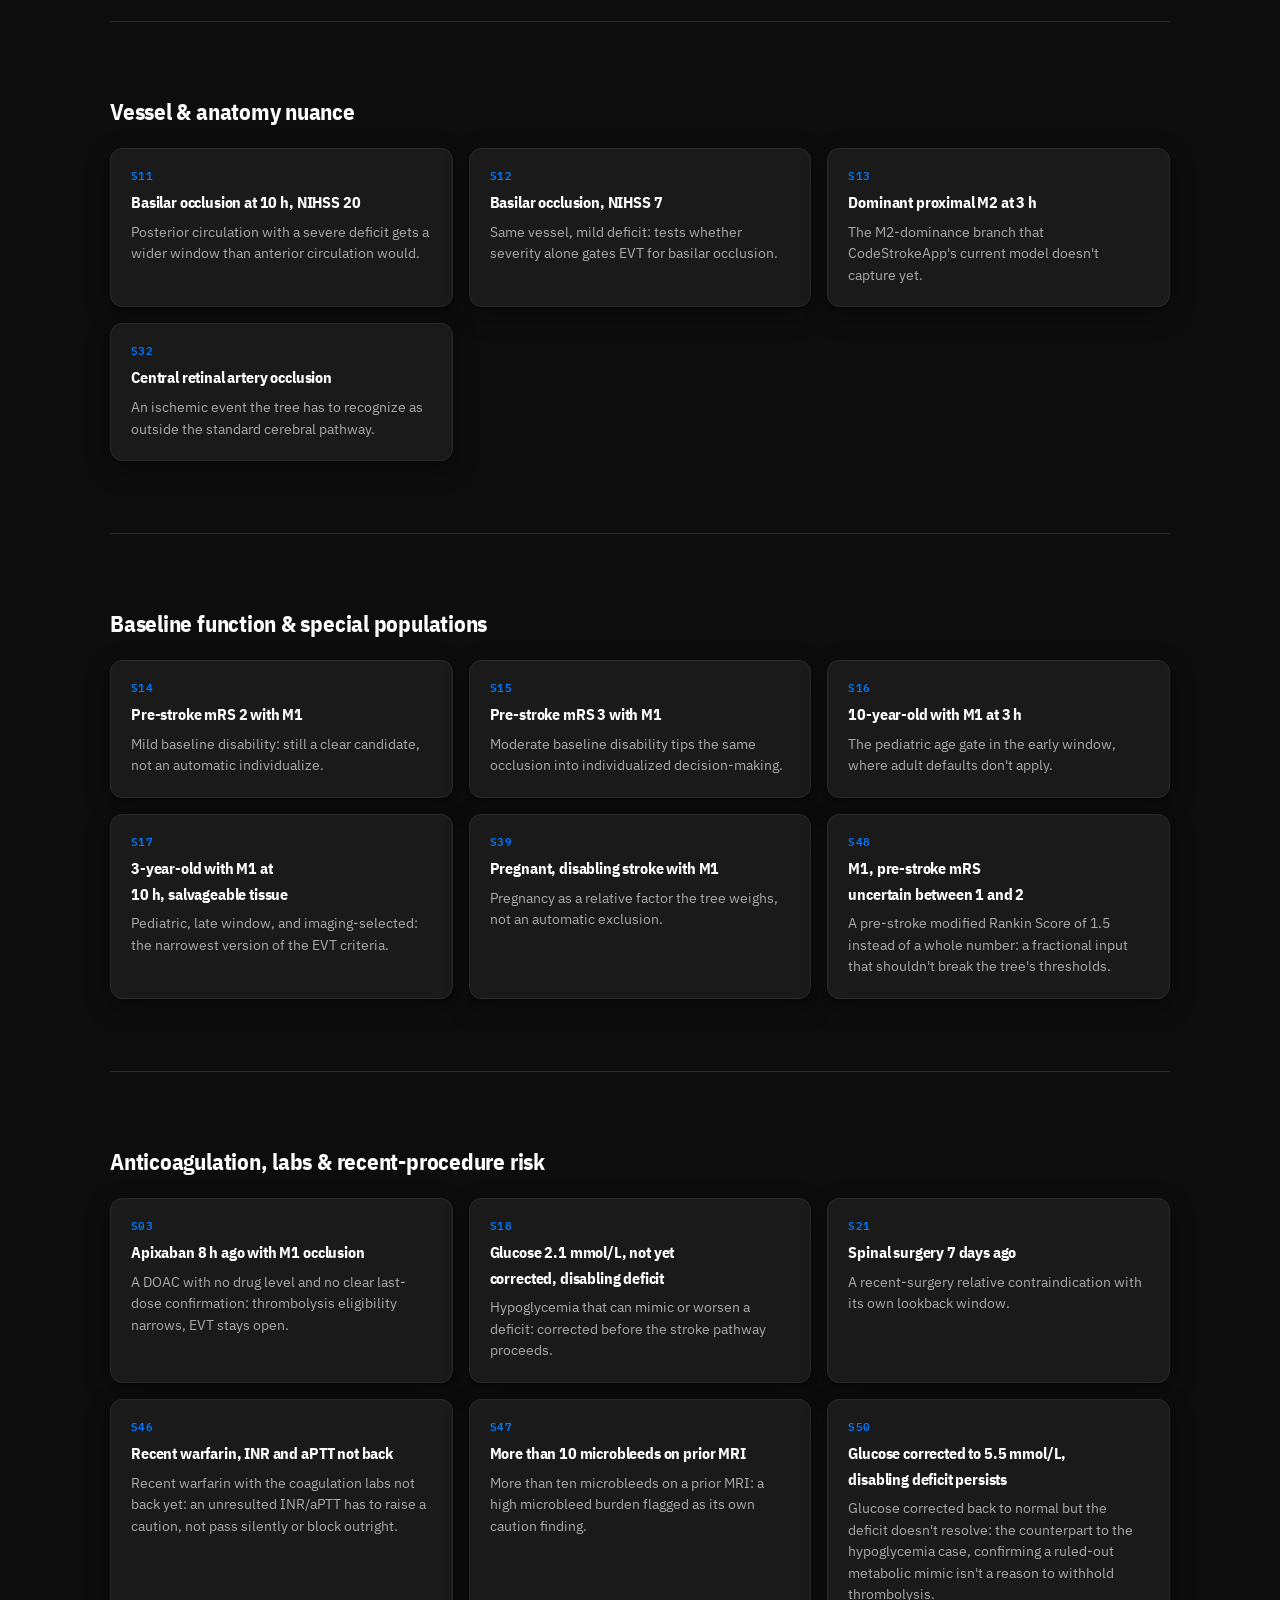
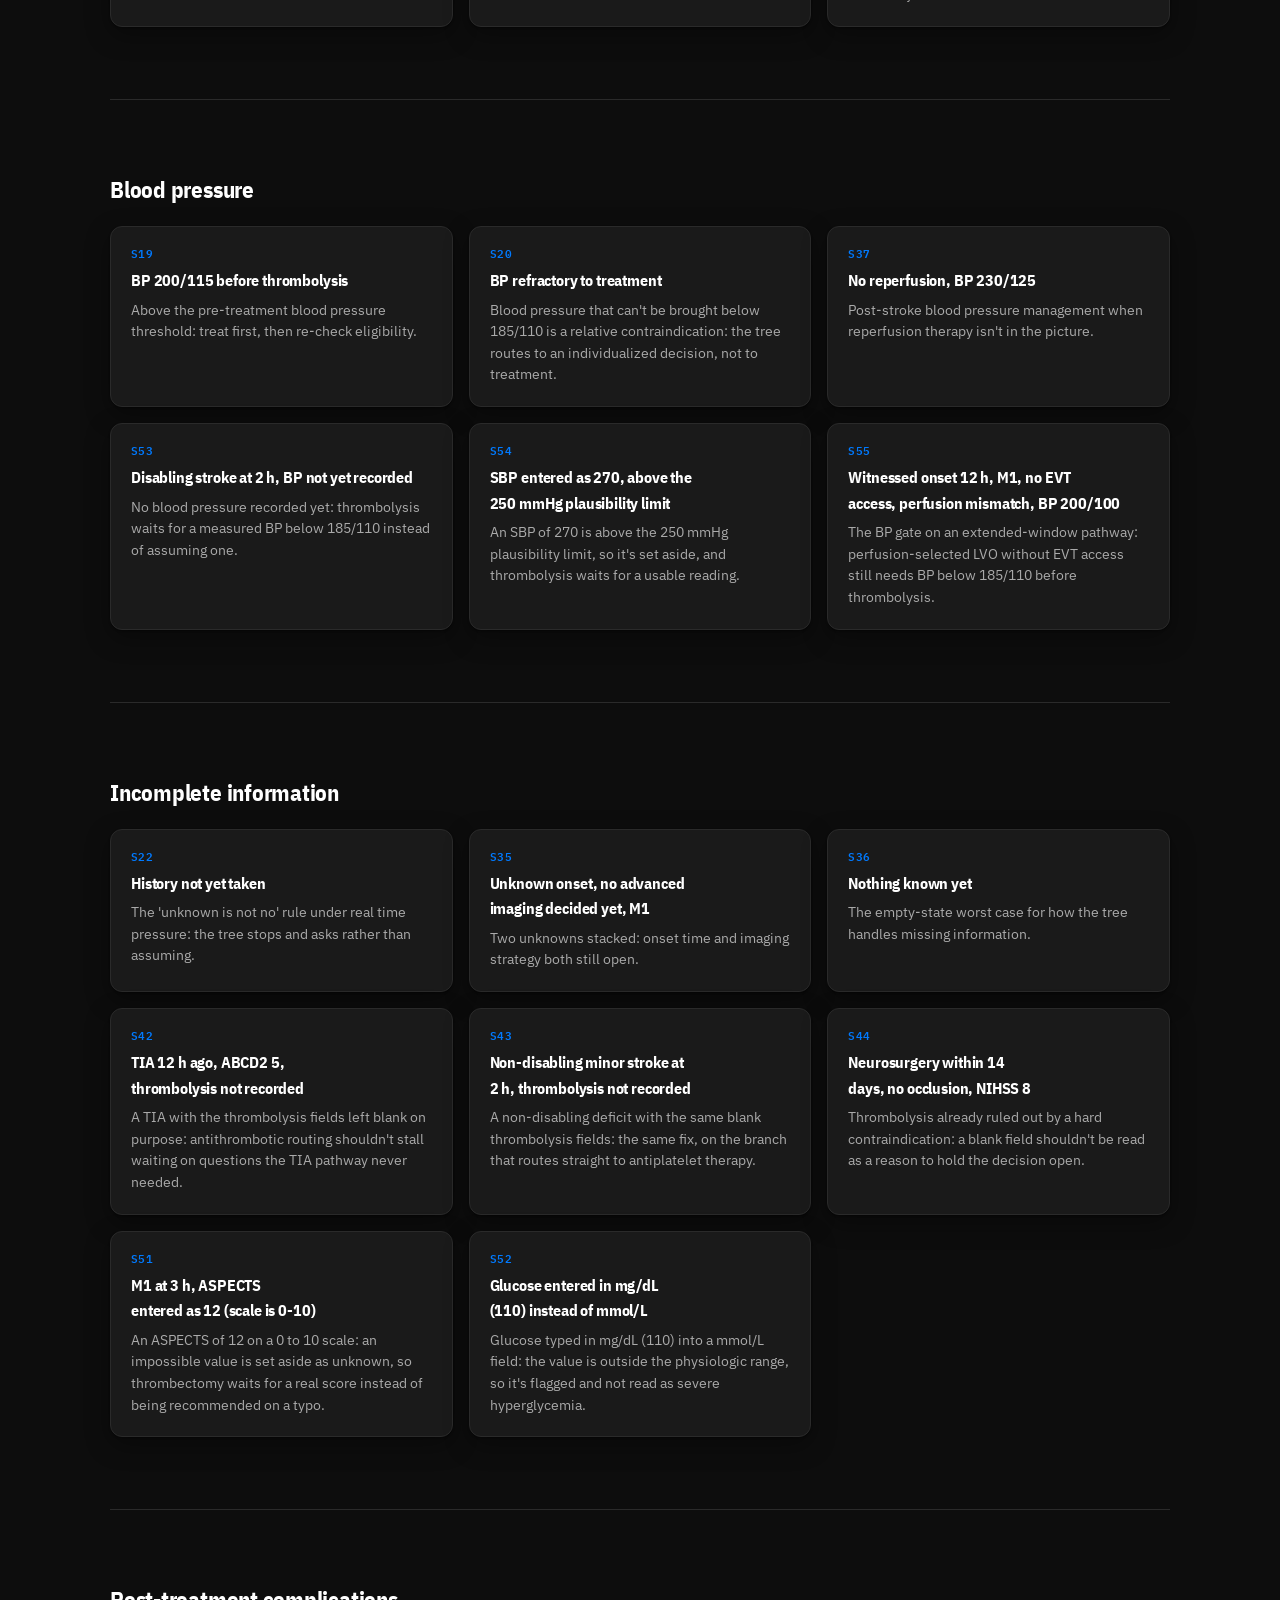
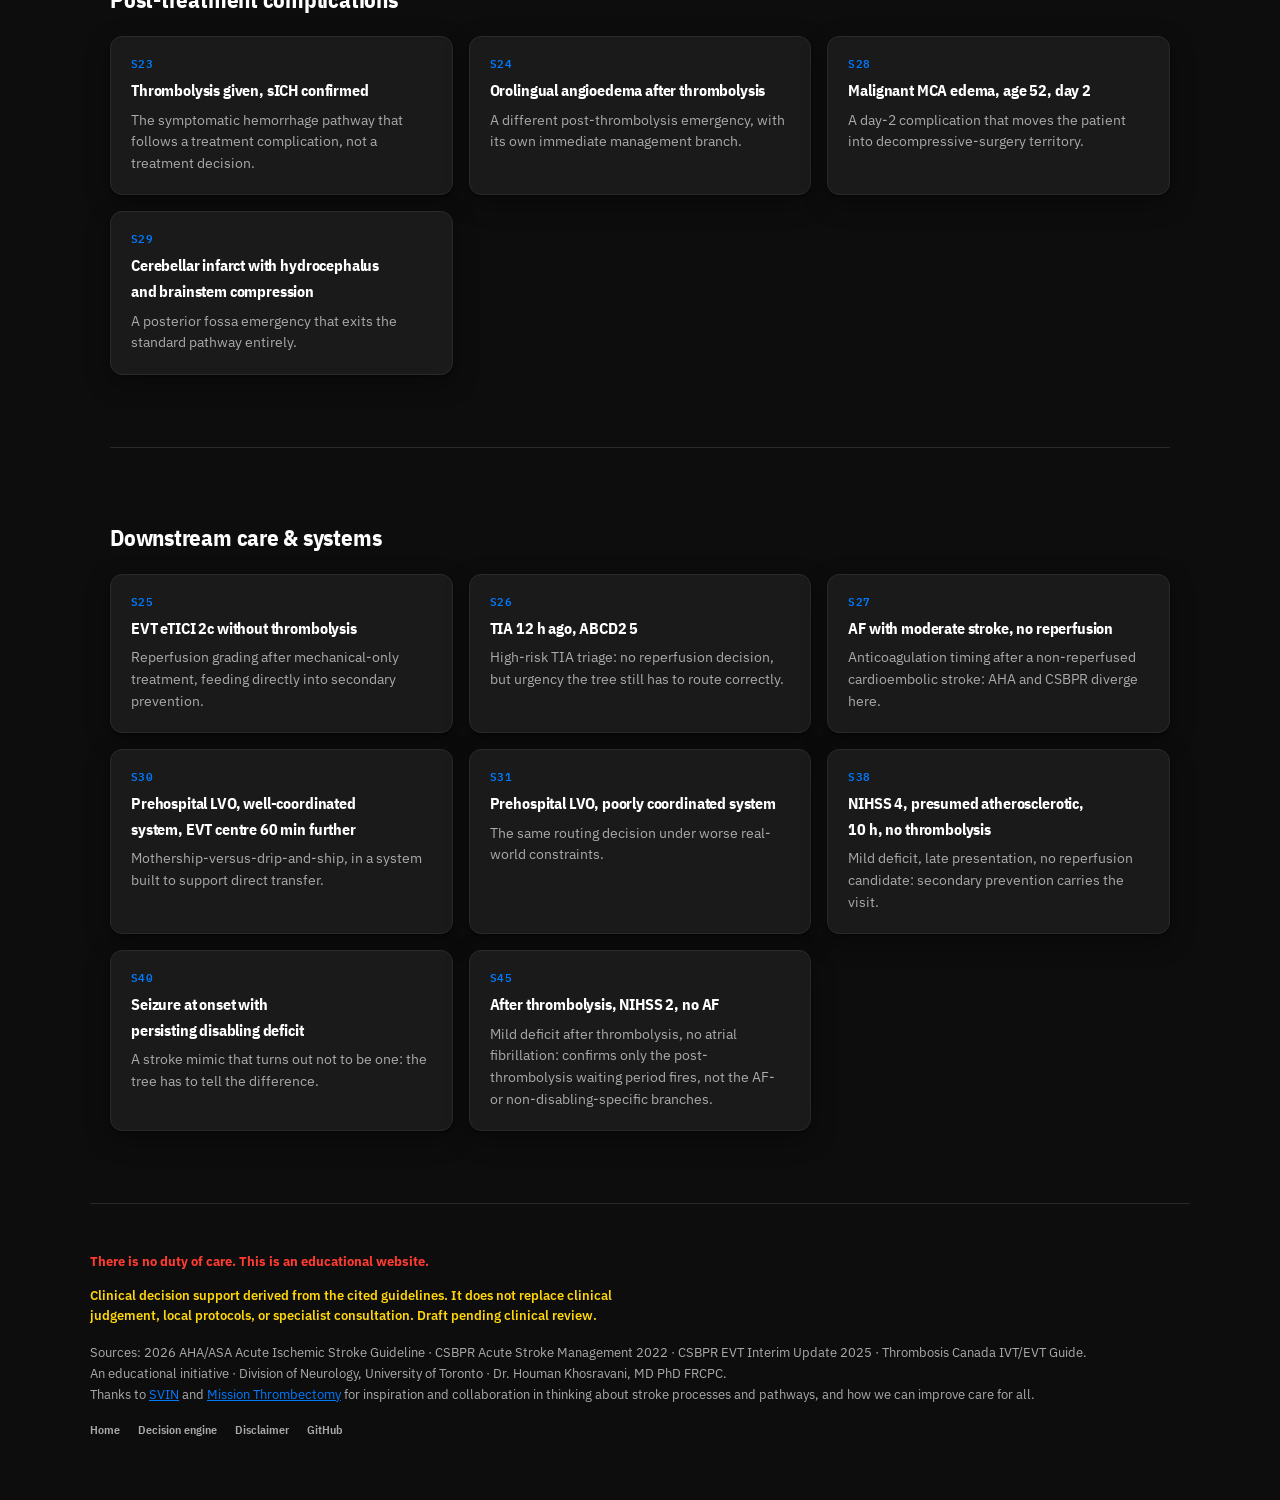
<file: cases/index.html>
<!doctype html>
<html lang="en">
<head>
<meta charset="utf-8">
<meta name="viewport" content="width=device-width, initial-scale=1">
<title>Case scenarios | Hyperacute Stroke Decision Engine</title>
<meta name="description" content="55 clinical test scenarios for the Hyperacute Stroke Decision Engine, grouped by theme, each running live against the real decision tree. For educational purposes only currently.">
<link rel="icon" type="image/png" sizes="32x32" href="/assets/img/favicon-32.png">
<link rel="apple-touch-icon" href="/assets/img/favicon-180.png">
<link rel="preconnect" href="https://fonts.googleapis.com">
<link rel="preconnect" href="https://fonts.gstatic.com" crossorigin>
<link rel="stylesheet" href="https://fonts.googleapis.com/css2?family=IBM+Plex+Mono:wght@400;500&family=IBM+Plex+Sans+Condensed:wght@500;600;700&family=IBM+Plex+Sans:ital,wght@0,400;0,500;0,600;1,400&display=swap">
<link rel="stylesheet" href="/assets/css/site.css">
</head>
<body>

<nav class="topnav">
  <img class="topnav__mark" src="/assets/img/app-icon.png" alt="">
  <a class="topnav__title" href="/">Hyperacute Stroke Decision Engine</a>
  <div class="topnav__links">
    <a href="/">Home</a>
    <a href="/engine/">Decision engine</a>
    <a href="/cases/" aria-current="page">Case scenarios</a>
    <a href="/engine-jev/">Decision Engine Jev</a>
    <a href="/cases-jev/">Eval Cases Jev</a>
  </div>
</nav>

<header class="section section--tight wrap">
  <span class="eyebrow">55 clinical test scenarios</span>
  <h1 style="font-size:clamp(28px,4vw,42px)">Case scenarios &amp; edge cases</h1>
  <p class="lede">Every card below is a real test case from TypeSafeStroke's scenario suite, the same 55 cases that gate every change to the tree. Open one and it runs live against the actual decision engine, not a canned summary.</p>
</header>

<main class="wrap">
  <div id="theme-sections"></div>
</main>

<footer class="site-footer wrap">
  <p class="footer-callout">There is no duty of care. This is an educational website.</p>
  <p class="disclaimer" id="disclaimer-text"></p>
  <p>Sources: 2026 AHA/ASA Acute Ischemic Stroke Guideline &middot; CSBPR Acute Stroke Management 2022 &middot; CSBPR EVT Interim Update 2025 &middot; Thrombosis Canada IVT/EVT Guide.</p>
  <p>An educational initiative &middot; Division of Neurology, University of Toronto &middot; Dr. Houman Khosravani, MD PhD FRCPC.</p>
  <p>Thanks to <a href="https://svin.org">SVIN</a> and <a href="https://missionthrombectomy.org">Mission Thrombectomy</a> for inspiration and collaboration in thinking about stroke processes and pathways, and how we can improve care for all.</p>
  <div class="links">
    <a href="/">Home</a>
    <a href="/engine/">Decision engine</a>
    <a href="/disclaimer/">Disclaimer</a>
    <a href="https://github.com/neuroccm/acute-stroke-decision-engine">GitHub</a>
  </div>
</footer>

<script>
const THEME_ORDER = [
  "Core pathway & absolute exclusions",
  "Imaging & core-size edge cases",
  "Vessel & anatomy nuance",
  "Baseline function & special populations",
  "Anticoagulation, labs & recent-procedure risk",
  "Blood pressure",
  "Incomplete information",
  "Post-treatment complications",
  "Downstream care & systems",
];

const esc = (s) => String(s ?? "").replace(/[&<>"]/g, (c) => ({ "&": "&amp;", "<": "&lt;", ">": "&gt;", '"': "&quot;" }[c]));

Promise.all([
  fetch("/assets/data/scenarios.json").then((r) => r.json()),
  fetch("/assets/data/case-notes.json").then((r) => r.json()),
]).then(([scenData, notes]) => {
  const titleById = Object.fromEntries(scenData.scenarios.map((s) => [s.id, s.title]));
  const root = document.getElementById("theme-sections");
  for (const theme of THEME_ORDER) {
    const ids = Object.keys(notes).filter((id) => notes[id].theme === theme).sort();
    if (!ids.length) continue;
    const section = document.createElement("section");
    section.className = "section";
    section.innerHTML = `<h2>${esc(theme)}</h2><div class="card-grid"></div>`;
    const grid = section.querySelector(".card-grid");
    for (const id of ids) {
      const a = document.createElement("a");
      a.className = "card";
      a.href = `/engine/?scenario=${encodeURIComponent(id)}`;
      a.innerHTML = `<span class="card__meta">${esc(id)}</span><h3>${esc(titleById[id] || id)}</h3><p>${esc(notes[id].note)}</p>`;
      grid.appendChild(a);
    }
    root.appendChild(section);
  }
});

fetch("/assets/data/stats.json").then((r) => r.json()).catch(() => null);
document.getElementById("disclaimer-text").textContent =
  "Clinical decision support derived from the cited guidelines. It does not replace clinical judgement, local protocols, or specialist consultation. Draft pending clinical review.";
</script>

</body>
</html>
</file>
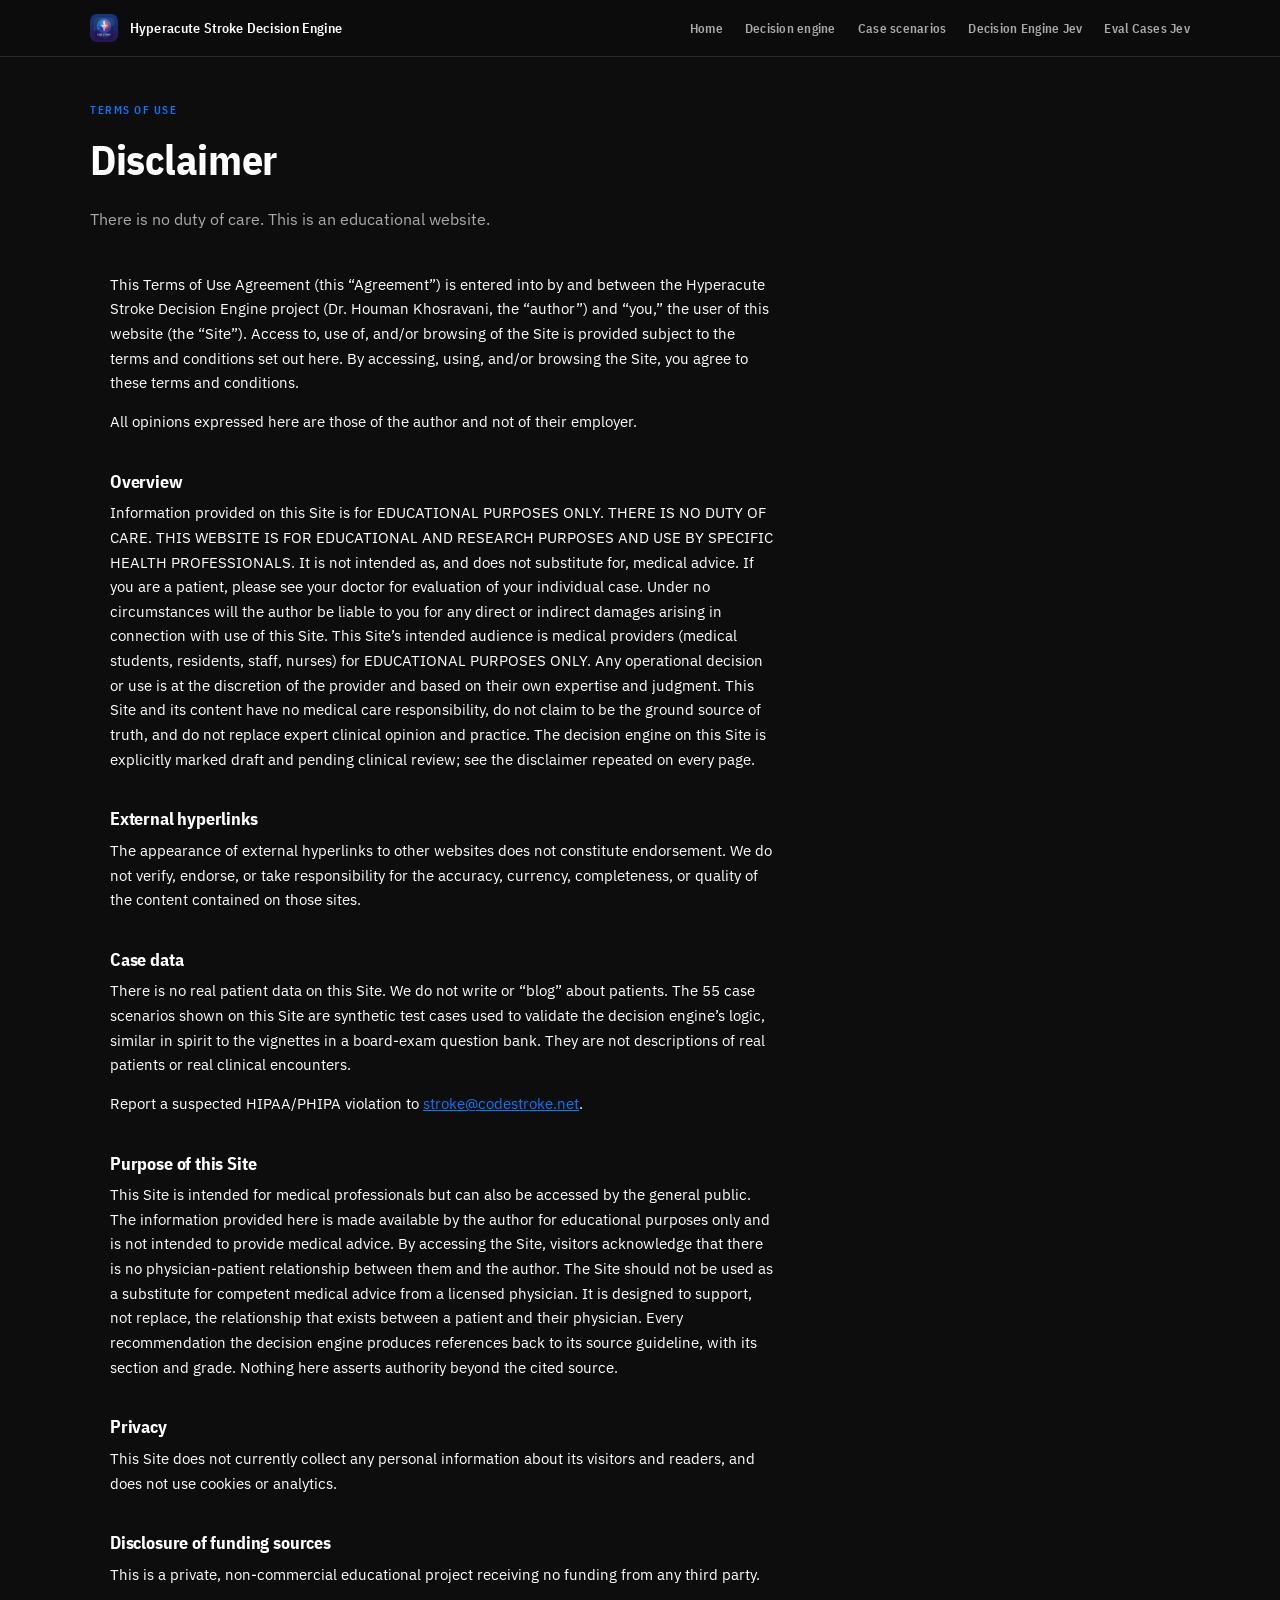
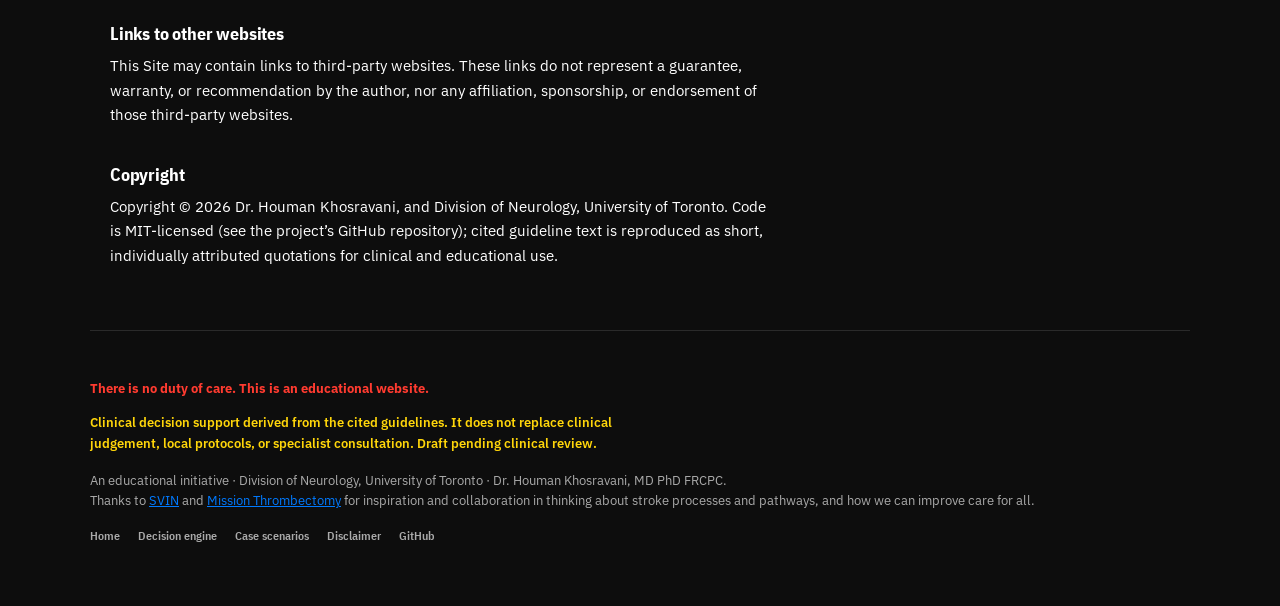
<file: disclaimer/index.html>
<!doctype html>
<html lang="en">
<head>
<meta charset="utf-8">
<meta name="viewport" content="width=device-width, initial-scale=1">
<title>Disclaimer | Hyperacute Stroke Decision Engine</title>
<meta name="description" content="Terms of use and disclaimer for the Hyperacute Stroke Decision Engine: educational purpose, no duty of care, no real patient data, and source attribution.">
<link rel="icon" type="image/png" sizes="32x32" href="/assets/img/favicon-32.png">
<link rel="apple-touch-icon" href="/assets/img/favicon-180.png">
<link rel="preconnect" href="https://fonts.googleapis.com">
<link rel="preconnect" href="https://fonts.gstatic.com" crossorigin>
<link rel="stylesheet" href="https://fonts.googleapis.com/css2?family=IBM+Plex+Mono:wght@400;500&family=IBM+Plex+Sans+Condensed:wght@500;600;700&family=IBM+Plex+Sans:ital,wght@0,400;0,500;0,600;1,400&display=swap">
<link rel="stylesheet" href="/assets/css/site.css">
</head>
<body>

<nav class="topnav">
  <img class="topnav__mark" src="/assets/img/app-icon.png" alt="">
  <a class="topnav__title" href="/">Hyperacute Stroke Decision Engine</a>
  <div class="topnav__links">
    <a href="/">Home</a>
    <a href="/engine/">Decision engine</a>
    <a href="/cases/">Case scenarios</a>
    <a href="/engine-jev/">Decision Engine Jev</a>
    <a href="/cases-jev/">Eval Cases Jev</a>
  </div>
</nav>

<header class="section section--tight wrap">
  <span class="eyebrow">Terms of use</span>
  <h1 style="font-size:clamp(28px,4vw,42px)">Disclaimer</h1>
  <p class="lede">There is no duty of care. This is an educational website.</p>
</header>

<main class="wrap" style="padding-bottom:48px">
  <div class="prose">
    <p>This Terms of Use Agreement (this &ldquo;Agreement&rdquo;) is entered into by and between the Hyperacute Stroke Decision Engine project (Dr. Houman Khosravani, the &ldquo;author&rdquo;) and &ldquo;you,&rdquo; the user of this website (the &ldquo;Site&rdquo;). Access to, use of, and/or browsing of the Site is provided subject to the terms and conditions set out here. By accessing, using, and/or browsing the Site, you agree to these terms and conditions.</p>
    <p>All opinions expressed here are those of the author and not of their employer.</p>

    <h2>Overview</h2>
    <p>Information provided on this Site is for EDUCATIONAL PURPOSES ONLY. THERE IS NO DUTY OF CARE. THIS WEBSITE IS FOR EDUCATIONAL AND RESEARCH PURPOSES AND USE BY SPECIFIC HEALTH PROFESSIONALS. It is not intended as, and does not substitute for, medical advice. If you are a patient, please see your doctor for evaluation of your individual case. Under no circumstances will the author be liable to you for any direct or indirect damages arising in connection with use of this Site. This Site&rsquo;s intended audience is medical providers (medical students, residents, staff, nurses) for EDUCATIONAL PURPOSES ONLY. Any operational decision or use is at the discretion of the provider and based on their own expertise and judgment. This Site and its content have no medical care responsibility, do not claim to be the ground source of truth, and do not replace expert clinical opinion and practice. The decision engine on this Site is explicitly marked draft and pending clinical review; see the disclaimer repeated on every page.</p>

    <h2>External hyperlinks</h2>
    <p>The appearance of external hyperlinks to other websites does not constitute endorsement. We do not verify, endorse, or take responsibility for the accuracy, currency, completeness, or quality of the content contained on those sites.</p>

    <h2>Case data</h2>
    <p>There is no real patient data on this Site. We do not write or &ldquo;blog&rdquo; about patients. The 55 case scenarios shown on this Site are synthetic test cases used to validate the decision engine&rsquo;s logic, similar in spirit to the vignettes in a board-exam question bank. They are not descriptions of real patients or real clinical encounters.</p>
    <p>Report a suspected HIPAA/PHIPA violation to <a href="mailto:stroke@codestroke.net">stroke@codestroke.net</a>.</p>

    <h2>Purpose of this Site</h2>
    <p>This Site is intended for medical professionals but can also be accessed by the general public. The information provided here is made available by the author for educational purposes only and is not intended to provide medical advice. By accessing the Site, visitors acknowledge that there is no physician-patient relationship between them and the author. The Site should not be used as a substitute for competent medical advice from a licensed physician. It is designed to support, not replace, the relationship that exists between a patient and their physician. Every recommendation the decision engine produces references back to its source guideline, with its section and grade. Nothing here asserts authority beyond the cited source.</p>

    <h2>Privacy</h2>
    <p>This Site does not currently collect any personal information about its visitors and readers, and does not use cookies or analytics.</p>

    <h2>Disclosure of funding sources</h2>
    <p>This is a private, non-commercial educational project receiving no funding from any third party.</p>

    <h2>Links to other websites</h2>
    <p>This Site may contain links to third-party websites. These links do not represent a guarantee, warranty, or recommendation by the author, nor any affiliation, sponsorship, or endorsement of those third-party websites.</p>

    <h2>Copyright</h2>
    <p>Copyright &copy; 2026 Dr. Houman Khosravani, and Division of Neurology, University of Toronto. Code is MIT-licensed (see the project&rsquo;s GitHub repository); cited guideline text is reproduced as short, individually attributed quotations for clinical and educational use.</p>
  </div>
</main>

<footer class="site-footer wrap">
  <p class="footer-callout">There is no duty of care. This is an educational website.</p>
  <p class="disclaimer">Clinical decision support derived from the cited guidelines. It does not replace clinical judgement, local protocols, or specialist consultation. Draft pending clinical review.</p>
  <p>An educational initiative &middot; Division of Neurology, University of Toronto &middot; Dr. Houman Khosravani, MD PhD FRCPC.</p>
  <p>Thanks to <a href="https://svin.org">SVIN</a> and <a href="https://missionthrombectomy.org">Mission Thrombectomy</a> for inspiration and collaboration in thinking about stroke processes and pathways, and how we can improve care for all.</p>
  <div class="links">
    <a href="/">Home</a>
    <a href="/engine/">Decision engine</a>
    <a href="/cases/">Case scenarios</a>
    <a href="/disclaimer/">Disclaimer</a>
    <a href="https://github.com/neuroccm/acute-stroke-decision-engine">GitHub</a>
  </div>
</footer>

</body>
</html>
</file>
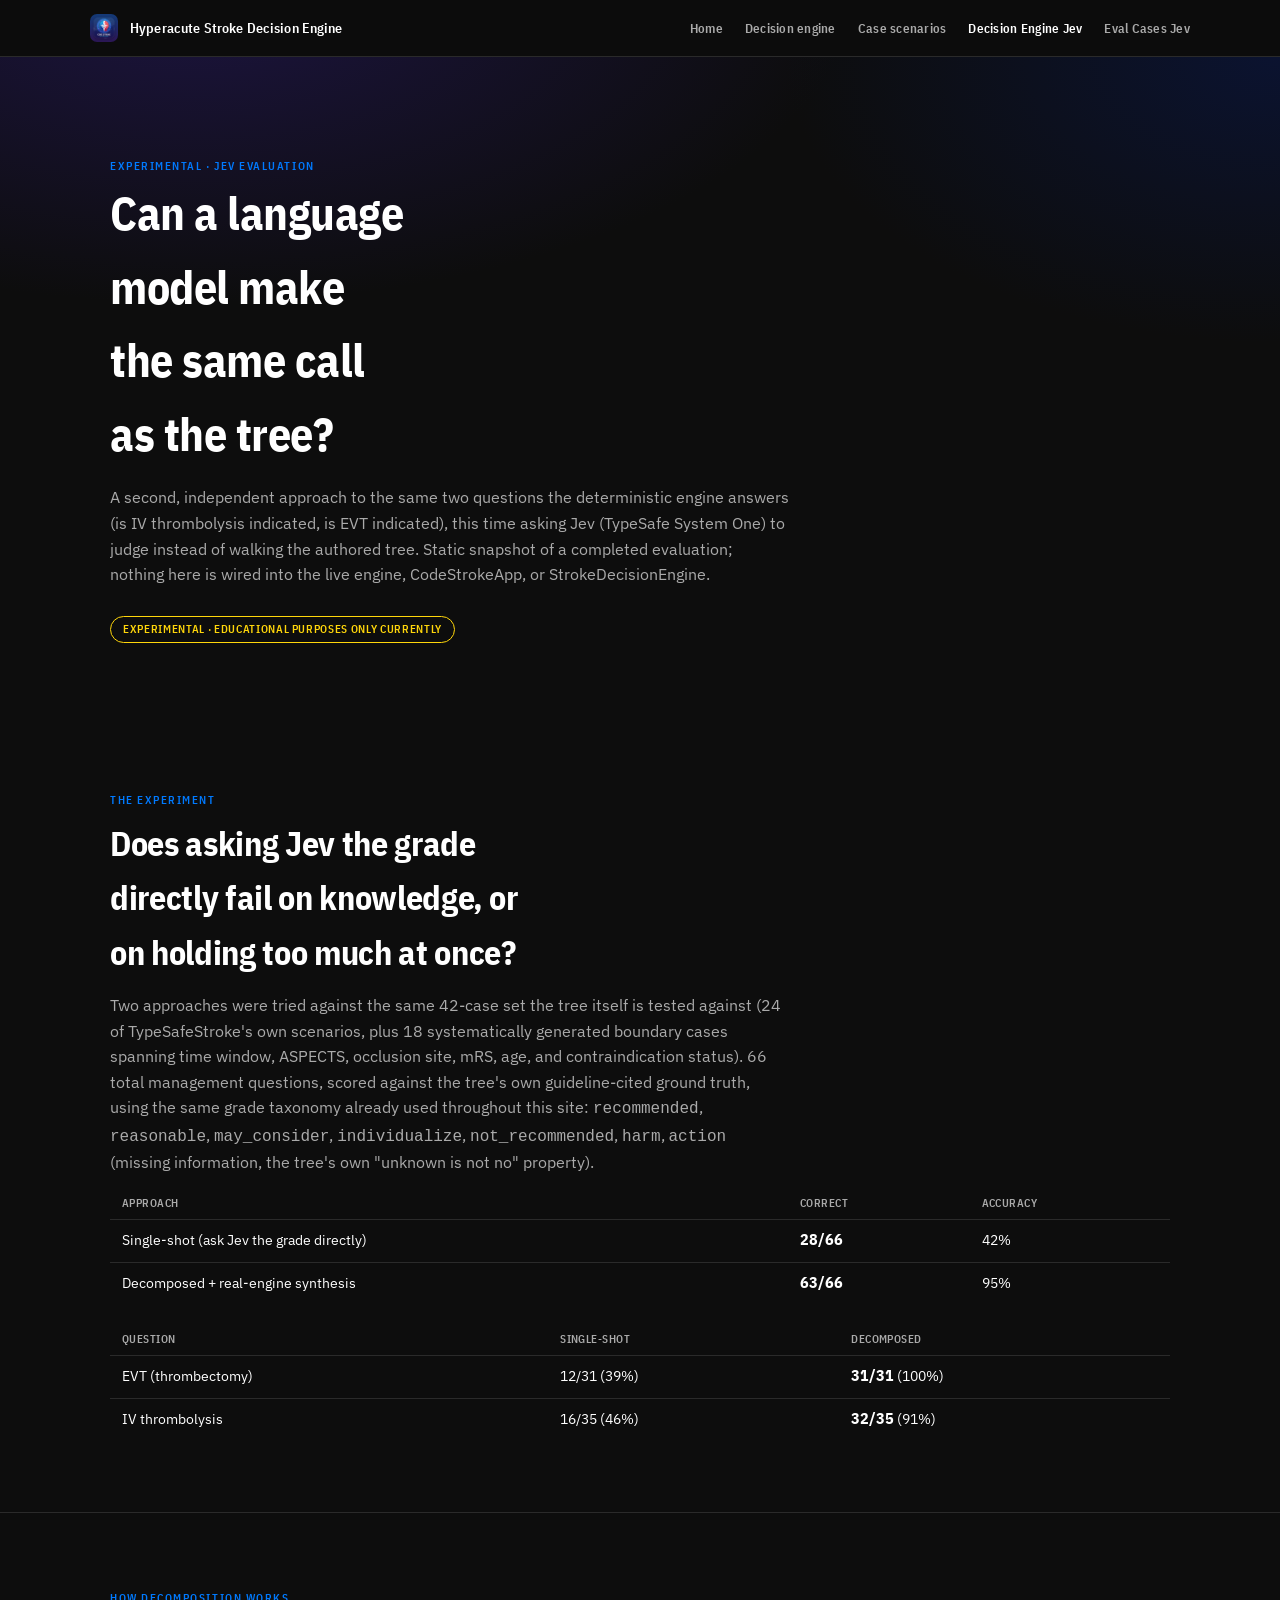
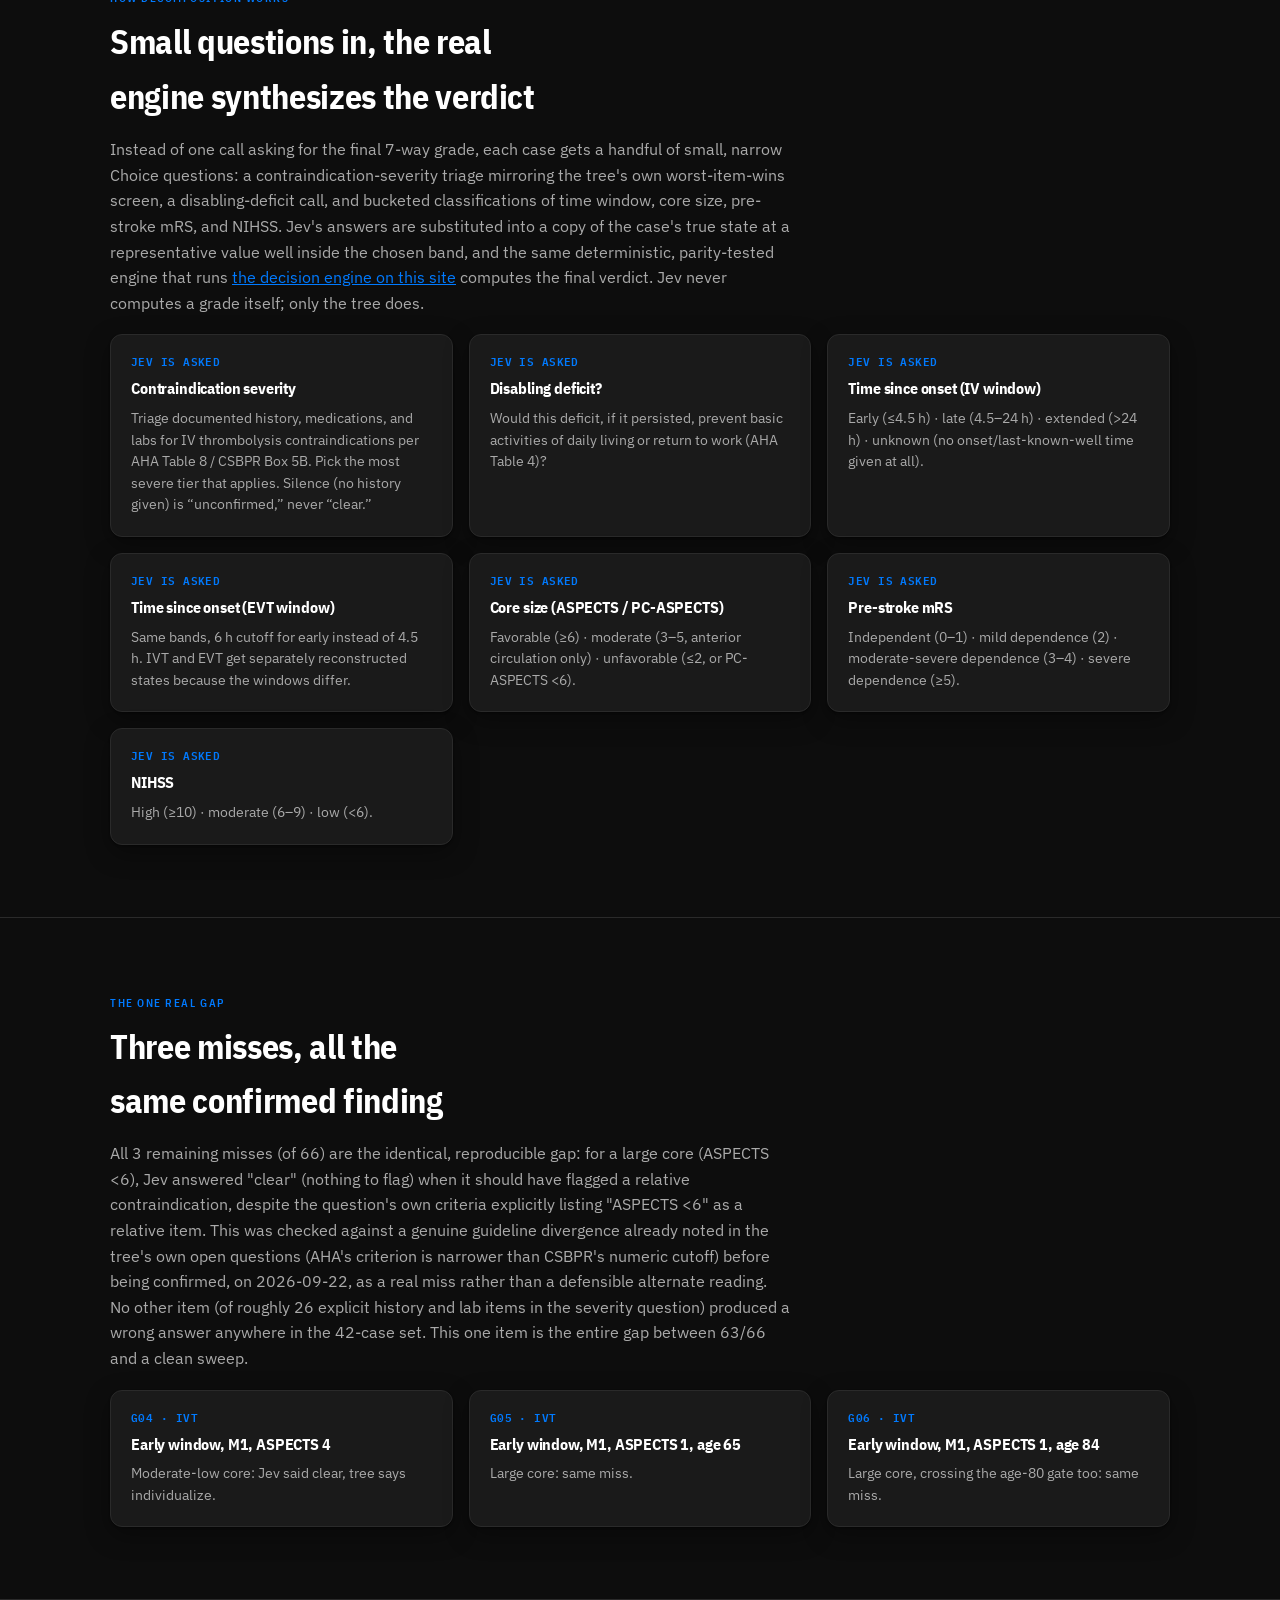
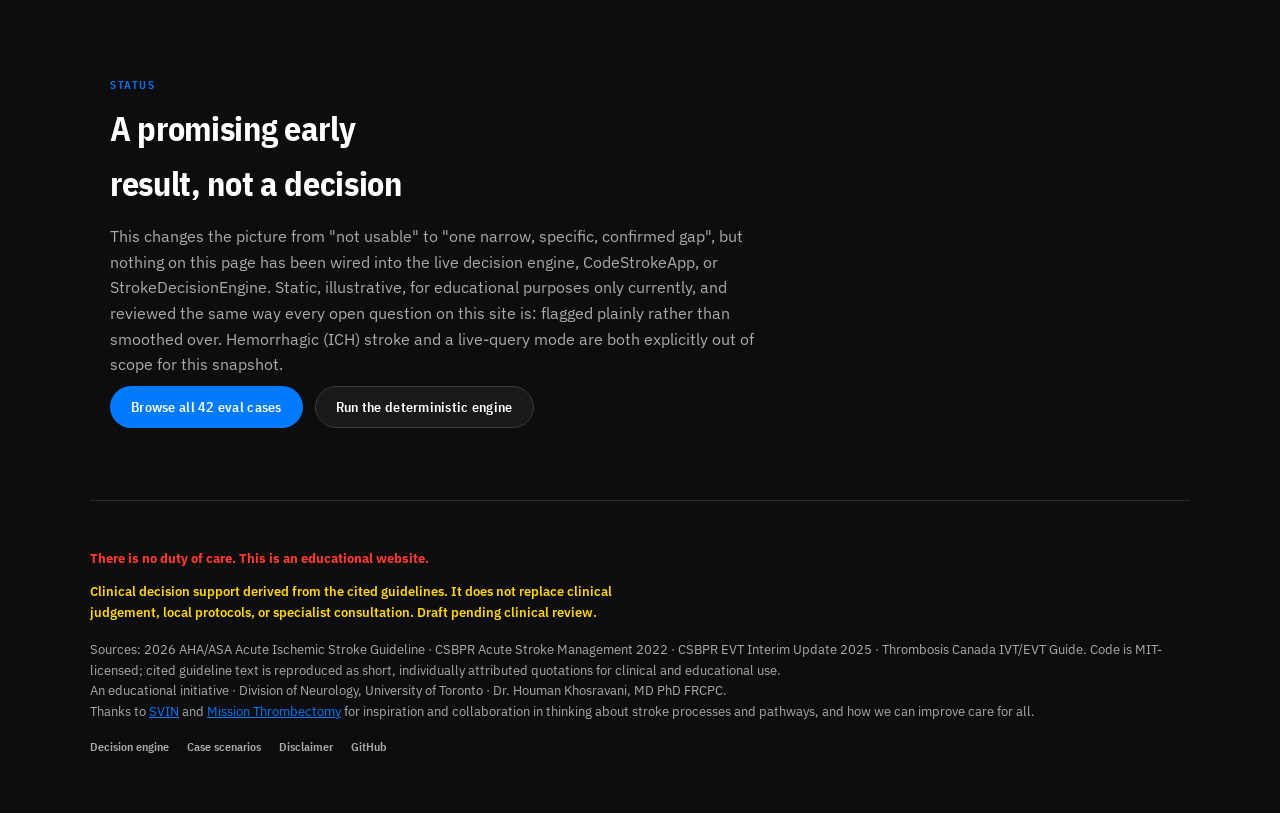
<file: engine-jev/index.html>
<!doctype html>
<html lang="en">
<head>
<meta charset="utf-8">
<meta name="viewport" content="width=device-width, initial-scale=1">
<title>Decision Engine Jev | Hyperacute Stroke Decision Engine</title>
<meta name="description" content="An experimental second approach to the same decisions: Jev (TypeSafe System One) answers small sub-questions, and the real deterministic engine synthesizes the verdict. 95% accuracy vs 42% for asking Jev the grade directly. For educational purposes only currently.">
<link rel="icon" type="image/png" sizes="32x32" href="/assets/img/favicon-32.png">
<link rel="apple-touch-icon" href="/assets/img/favicon-180.png">
<link rel="preconnect" href="https://fonts.googleapis.com">
<link rel="preconnect" href="https://fonts.gstatic.com" crossorigin>
<link rel="stylesheet" href="https://fonts.googleapis.com/css2?family=IBM+Plex+Mono:wght@400;500&family=IBM+Plex+Sans+Condensed:wght@500;600;700&family=IBM+Plex+Sans:ital,wght@0,400;0,500;0,600;1,400&display=swap">
<link rel="stylesheet" href="/assets/css/site.css">
</head>
<body>

<nav class="topnav">
  <img class="topnav__mark" src="/assets/img/app-icon.png" alt="">
  <a class="topnav__title" href="/">Hyperacute Stroke Decision Engine</a>
  <div class="topnav__links">
    <a href="/">Home</a>
    <a href="/engine/">Decision engine</a>
    <a href="/cases/">Case scenarios</a>
    <a href="/engine-jev/" aria-current="page">Decision Engine Jev</a>
    <a href="/cases-jev/">Eval Cases Jev</a>
  </div>
</nav>

<header class="hero">
  <div class="wrap">
    <span class="eyebrow" style="margin:0">Experimental &middot; Jev evaluation</span>
    <h1 style="font-size:clamp(30px,4.4vw,46px)">Can a language model make the same call as the tree?</h1>
    <p class="lede">A second, independent approach to the same two questions the deterministic engine answers (is IV thrombolysis indicated, is EVT indicated), this time asking Jev (TypeSafe System One) to judge instead of walking the authored tree. Static snapshot of a completed evaluation; nothing here is wired into the live engine, CodeStrokeApp, or StrokeDecisionEngine.</p>
    <div class="badge--disclaimer">Experimental &middot; educational purposes only currently</div>
  </div>
</header>

<section class="section">
  <div class="wrap">
    <span class="eyebrow">The experiment</span>
    <h2 style="font-size:clamp(24px,3.4vw,34px);max-width:32ch">Does asking Jev the grade directly fail on knowledge, or on holding too much at once?</h2>
    <p class="lede">Two approaches were tried against the same 42-case set the tree itself is tested against (24 of TypeSafeStroke's own scenarios, plus 18 systematically generated boundary cases spanning time window, ASPECTS, occlusion site, mRS, age, and contraindication status). 66 total management questions, scored against the tree's own guideline-cited ground truth, using the same grade taxonomy already used throughout this site: <code>recommended</code>, <code>reasonable</code>, <code>may_consider</code>, <code>individualize</code>, <code>not_recommended</code>, <code>harm</code>, <code>action</code> (missing information, the tree's own "unknown is not no" property).</p>
    <div id="headline-table"></div>
    <div id="byq-table"></div>
  </div>
</section>

<section class="section">
  <div class="wrap">
    <span class="eyebrow">How decomposition works</span>
    <h2 style="font-size:clamp(24px,3.4vw,34px);max-width:34ch">Small questions in, the real engine synthesizes the verdict</h2>
    <p class="lede">Instead of one call asking for the final 7-way grade, each case gets a handful of small, narrow Choice questions: a contraindication-severity triage mirroring the tree's own worst-item-wins screen, a disabling-deficit call, and bucketed classifications of time window, core size, pre-stroke mRS, and NIHSS. Jev's answers are substituted into a copy of the case's true state at a representative value well inside the chosen band, and the same deterministic, parity-tested engine that runs <a href="/engine/">the decision engine on this site</a> computes the final verdict. Jev never computes a grade itself; only the tree does.</p>
    <div class="card-grid" id="questions-grid" style="grid-template-columns:repeat(auto-fit,minmax(280px,1fr))"></div>
  </div>
</section>

<section class="section">
  <div class="wrap">
    <span class="eyebrow">The one real gap</span>
    <h2 style="font-size:clamp(24px,3.4vw,34px);max-width:30ch">Three misses, all the same confirmed finding</h2>
    <p class="lede">All 3 remaining misses (of 66) are the identical, reproducible gap: for a large core (ASPECTS &lt;6), Jev answered "clear" (nothing to flag) when it should have flagged a relative contraindication, despite the question's own criteria explicitly listing "ASPECTS &lt;6" as a relative item. This was checked against a genuine guideline divergence already noted in the tree's own open questions (AHA's criterion is narrower than CSBPR's numeric cutoff) before being confirmed, on 2026-09-22, as a real miss rather than a defensible alternate reading. No other item (of roughly 26 explicit history and lab items in the severity question) produced a wrong answer anywhere in the 42-case set. This one item is the entire gap between 63/66 and a clean sweep.</p>
    <div class="card-grid" style="grid-template-columns:repeat(auto-fit,minmax(300px,1fr))">
      <a class="card" href="/cases-jev/#G04">
        <span class="card__meta">G04 &middot; IVT</span>
        <h3>Early window, M1, ASPECTS 4</h3>
        <p>Moderate-low core: Jev said clear, tree says individualize.</p>
      </a>
      <a class="card" href="/cases-jev/#G05">
        <span class="card__meta">G05 &middot; IVT</span>
        <h3>Early window, M1, ASPECTS 1, age 65</h3>
        <p>Large core: same miss.</p>
      </a>
      <a class="card" href="/cases-jev/#G06">
        <span class="card__meta">G06 &middot; IVT</span>
        <h3>Early window, M1, ASPECTS 1, age 84</h3>
        <p>Large core, crossing the age-80 gate too: same miss.</p>
      </a>
    </div>
  </div>
</section>

<section class="section">
  <div class="wrap">
    <span class="eyebrow">Status</span>
    <h2 style="font-size:clamp(24px,3.4vw,34px);max-width:30ch">A promising early result, not a decision</h2>
    <p class="lede">This changes the picture from "not usable" to "one narrow, specific, confirmed gap", but nothing on this page has been wired into the live decision engine, CodeStrokeApp, or StrokeDecisionEngine. Static, illustrative, for educational purposes only currently, and reviewed the same way every open question on this site is: flagged plainly rather than smoothed over. Hemorrhagic (ICH) stroke and a live-query mode are both explicitly out of scope for this snapshot.</p>
    <div class="hero__actions" style="margin-top:8px">
      <a class="btn btn--primary" href="/cases-jev/">Browse all 42 eval cases</a>
      <a class="btn btn--ghost" href="/engine/">Run the deterministic engine</a>
    </div>
  </div>
</section>

<footer class="site-footer wrap">
  <p class="footer-callout">There is no duty of care. This is an educational website.</p>
  <p class="disclaimer">Clinical decision support derived from the cited guidelines. It does not replace clinical judgement, local protocols, or specialist consultation. Draft pending clinical review.</p>
  <p>Sources: 2026 AHA/ASA Acute Ischemic Stroke Guideline &middot; CSBPR Acute Stroke Management 2022 &middot; CSBPR EVT Interim Update 2025 &middot; Thrombosis Canada IVT/EVT Guide. Code is MIT-licensed; cited guideline text is reproduced as short, individually attributed quotations for clinical and educational use.</p>
  <p>An educational initiative &middot; Division of Neurology, University of Toronto &middot; Dr. Houman Khosravani, MD PhD FRCPC.</p>
  <p>Thanks to <a href="https://svin.org">SVIN</a> and <a href="https://missionthrombectomy.org">Mission Thrombectomy</a> for inspiration and collaboration in thinking about stroke processes and pathways, and how we can improve care for all.</p>
  <div class="links">
    <a href="/engine/">Decision engine</a>
    <a href="/cases/">Case scenarios</a>
    <a href="/disclaimer/">Disclaimer</a>
    <a href="https://github.com/neuroccm/acute-stroke-decision-engine">GitHub</a>
  </div>
</footer>

<script>
const KIND = {
  recommended: "Recommended &middot; COR 1", reasonable: "Reasonable &middot; 2a", may_consider: "May consider &middot; 2b",
  individualize: "Individualize", not_recommended: "No benefit &middot; 3", harm: "Harm &middot; 3", action: "Action needed",
};
const QLABEL = { ivt_decision: "IV thrombolysis", evt_decision: "EVT (thrombectomy)" };
const SUBQ = [
  { key: "ivt_screen_severity", q: "Contraindication severity", detail: "Triage documented history, medications, and labs for IV thrombolysis contraindications per AHA Table 8 / CSBPR Box 5B. Pick the most severe tier that applies. Silence (no history given) is “unconfirmed,” never “clear.”" },
  { key: "ivt_disabling_deficit", q: "Disabling deficit?", detail: "Would this deficit, if it persisted, prevent basic activities of daily living or return to work (AHA Table 4)?" },
  { key: "ivt_time_band", q: "Time since onset (IV window)", detail: "Early (≤4.5 h) · late (4.5–24 h) · extended (>24 h) · unknown (no onset/last-known-well time given at all)." },
  { key: "evt_time_band", q: "Time since onset (EVT window)", detail: "Same bands, 6 h cutoff for early instead of 4.5 h. IVT and EVT get separately reconstructed states because the windows differ." },
  { key: "evt_core_band", q: "Core size (ASPECTS / PC-ASPECTS)", detail: "Favorable (≥6) · moderate (3–5, anterior circulation only) · unfavorable (≤2, or PC-ASPECTS <6)." },
  { key: "evt_mrs_band", q: "Pre-stroke mRS", detail: "Independent (0–1) · mild dependence (2) · moderate-severe dependence (3–4) · severe dependence (≥5)." },
  { key: "evt_nihss_band", q: "NIHSS", detail: "High (≥10) · moderate (6–9) · low (<6)." },
];

fetch("/assets/data/jev-eval.json").then((r) => r.json()).then((d) => {
  const headline = document.getElementById("headline-table");
  headline.innerHTML = `<table class="compare-table">
    <thead><tr><th>Approach</th><th>Correct</th><th>Accuracy</th></tr></thead>
    <tbody>
      <tr><td>Single-shot (ask Jev the grade directly)</td><td><b>${d.singleShot.correct}/${d.singleShot.total}</b></td><td>${Math.round(100 * d.singleShot.correct / d.singleShot.total)}%</td></tr>
      <tr><td>Decomposed + real-engine synthesis</td><td><b>${d.decomposed.correct}/${d.decomposed.total}</b></td><td>${Math.round(100 * d.decomposed.correct / d.decomposed.total)}%</td></tr>
    </tbody>
  </table>`;
  const rows = Object.entries(d.decomposed.byQuestion).map(([q, dc]) => {
    const ss = d.singleShot.byQuestion[q];
    return `<tr><td>${QLABEL[q] || q}</td><td>${ss.correct}/${ss.total} (${Math.round(100 * ss.correct / ss.total)}%)</td><td><b>${dc.correct}/${dc.total}</b> (${Math.round(100 * dc.correct / dc.total)}%)</td></tr>`;
  }).join("");
  document.getElementById("byq-table").innerHTML = `<table class="compare-table" style="margin-top:20px">
    <thead><tr><th>Question</th><th>Single-shot</th><th>Decomposed</th></tr></thead>
    <tbody>${rows}</tbody>
  </table>`;

  document.getElementById("questions-grid").innerHTML = SUBQ.map((s) => `<div class="card" style="cursor:default"><span class="card__meta">Jev is asked</span><h3>${s.q}</h3><p>${s.detail}</p></div>`).join("");
});
</script>

</body>
</html>
</file>
<file: assets/css/site.css>
/* Hyperacute Stroke Decision Engine: shared site theme
   Palette from CodeStrokeApp/Theme/AppColors.swift. Typography matches
   the vendored TypeSafeStroke engine page (IBM Plex family) for one
   consistent system across / , /engine/ , /cases/ . */

:root {
  --bg: #0d0d0d;
  --surface-1: #1a1a1a;
  --surface-2: #2a2a2a;
  --surface-3: #3a3a3a;
  --accent: #007aff;
  --green: #34c759;
  --yellow: #ffd60a;
  --red: #ff3b30;
  --code-red: #cc0000;
  --text-1: #ffffff;
  --text-2: #aaaaaa;
  --text-3: #666666;
  --rule: #2a2a2a;
  --hero-grad-1: #0b1330;
  --hero-grad-2: #1c1440;
  --sans: "IBM Plex Sans", system-ui, -apple-system, "Segoe UI", sans-serif;
  --cond: "IBM Plex Sans Condensed", "Arial Narrow", system-ui, sans-serif;
  --mono: "IBM Plex Mono", ui-monospace, "SF Mono", Menlo, monospace;
  --radius: 12px;
  --shadow: 0 1px 2px rgba(0, 0, 0, .4), 0 8px 24px rgba(0, 0, 0, .35);
  --maxw: 1100px;
}

* { box-sizing: border-box; }
html { scroll-behavior: smooth; }
@media (prefers-reduced-motion: reduce) { html { scroll-behavior: auto; } }
body {
  margin: 0;
  background: var(--bg);
  color: var(--text-1);
  font: 15px/1.6 var(--sans);
  -webkit-font-smoothing: antialiased;
}
a { color: var(--accent); }
img { max-width: 100%; display: block; }
h1, h2, h3 { font-family: var(--cond); font-weight: 700; letter-spacing: -.01em; text-wrap: balance; margin: 0; }
p { margin: 0; }
:focus-visible { outline: 2px solid var(--accent); outline-offset: 2px; border-radius: 4px; }

.wrap { max-width: var(--maxw); margin: 0 auto; padding-inline: 20px; }

/* Top navigation */
.topnav {
  position: sticky; top: 0; z-index: 30;
  display: flex; align-items: center; gap: 12px;
  padding: 14px max(20px, calc((100vw - var(--maxw)) / 2));
  background: rgba(13, 13, 13, .86);
  backdrop-filter: blur(10px);
  border-bottom: 1px solid var(--rule);
}
.topnav__mark { width: 28px; height: 28px; border-radius: 7px; }
.topnav__title { font: 600 14px/1 var(--cond); letter-spacing: .01em; color: var(--text-1); text-decoration: none; }
.topnav__links { margin-left: auto; display: flex; gap: 22px; font: 600 13px/1 var(--cond); letter-spacing: .02em; }
.topnav__links a { color: var(--text-2); text-decoration: none; }
.topnav__links a:hover, .topnav__links a[aria-current="page"] { color: var(--text-1); }

/* Sections */
.section { padding: 72px 0; border-top: 1px solid var(--rule); }
.section:first-of-type { border-top: 0; }
.section--tight { padding: 40px 0; }
.eyebrow {
  display: inline-block; font: 600 11px/1 var(--cond); letter-spacing: .14em;
  text-transform: uppercase; color: var(--accent); margin-bottom: 10px;
}
.lede { color: var(--text-2); max-width: 68ch; font-size: 16px; margin-top: 14px; }

/* Hero */
.hero {
  padding: 96px 0 72px;
  background:
    radial-gradient(1100px 520px at 15% -10%, var(--hero-grad-2), transparent 60%),
    radial-gradient(900px 520px at 100% 0%, var(--hero-grad-1), transparent 55%),
    var(--bg);
}
.hero h1 { font-size: clamp(34px, 5vw, 56px); max-width: 16ch; }
.hero__row { display: flex; align-items: center; gap: 14px; margin-bottom: 18px; }
.hero__mark { width: 44px; height: 44px; border-radius: 10px; }
.hero__actions { display: flex; flex-wrap: wrap; gap: 12px; margin-top: 30px; }

.badge--disclaimer {
  display: inline-flex; align-items: center; gap: 8px;
  font: 600 11px/1 var(--cond); letter-spacing: .06em; text-transform: uppercase;
  color: var(--yellow); border: 1px solid currentColor; border-radius: 999px;
  padding: 7px 12px; margin-top: 28px;
}

/* Buttons */
.btn {
  display: inline-flex; align-items: center; gap: 8px;
  font: 600 14px/1 var(--cond); letter-spacing: .02em;
  padding: 13px 20px; border-radius: 999px; text-decoration: none;
  border: 1px solid transparent; cursor: pointer;
}
.btn--primary { background: var(--accent); color: #fff; }
.btn--primary:hover { background: #1a86ff; }
.btn--ghost { background: var(--surface-1); color: var(--text-1); border-color: var(--surface-3); }
.btn--ghost:hover { border-color: var(--text-2); }
.btn svg { width: 16px; height: 16px; }

/* Stat strip */
.stat-strip { display: grid; grid-template-columns: repeat(auto-fit, minmax(130px, 1fr)); gap: 18px; margin-top: 8px; }
.stat { background: var(--surface-1); border: 1px solid var(--rule); border-radius: var(--radius); padding: 18px; }
.stat b { display: block; font: 700 30px/1 var(--cond); color: var(--text-1); }
.stat span { display: block; margin-top: 6px; font: 500 12px/1.3 var(--sans); color: var(--text-2); }

/* Step grid ("how it works") */
.step-grid { display: grid; grid-template-columns: repeat(auto-fit, minmax(220px, 1fr)); gap: 20px; margin-top: 32px; }
.step { background: var(--surface-1); border: 1px solid var(--rule); border-radius: var(--radius); padding: 22px; }
.step__icon {
  width: 40px; height: 40px; border-radius: 10px; background: var(--surface-2);
  display: flex; align-items: center; justify-content: center; color: var(--accent); margin-bottom: 16px;
}
.step__icon svg { width: 20px; height: 20px; }
.step h3 { font-size: 16px; margin-bottom: 8px; }
.step p { color: var(--text-2); font-size: 13.5px; }

/* Card grid (explore cards, case scenario cards) */
.card-grid { display: grid; grid-template-columns: repeat(auto-fit, minmax(260px, 1fr)); gap: 16px; margin-top: 18px; }
.card {
  display: block; background: var(--surface-1); border: 1px solid var(--rule); border-radius: var(--radius);
  padding: 20px; text-decoration: none; color: inherit; box-shadow: var(--shadow); transition: border-color .15s ease;
}
.card:hover { border-color: var(--accent); }
.card h3 { font-size: 16px; margin-bottom: 6px; }
.card p { color: var(--text-2); font-size: 13.5px; }
.card__meta { display: block; font: 600 11px/1 var(--mono); letter-spacing: .04em; color: var(--accent); margin-bottom: 10px; text-transform: uppercase; }

/* Footer */
.site-footer { padding: 48px 0 64px; border-top: 1px solid var(--rule); color: var(--text-2); font-size: 13px; }
.site-footer .disclaimer { color: var(--yellow); font-weight: 600; max-width: 70ch; margin-bottom: 16px; }
.site-footer .links { display: flex; flex-wrap: wrap; gap: 18px; margin-top: 18px; font: 600 12px/1 var(--cond); }
.site-footer .links a { color: var(--text-2); text-decoration: none; }
.site-footer .links a:hover { color: var(--text-1); }

.footer-callout { font: 700 13px/1.5 var(--sans); color: var(--red); margin: 0 0 14px; }

.prose { max-width: 74ch; color: var(--text-1); font-size: 14.5px; line-height: 1.7; }
.prose h2 { font-size: 18px; margin: 32px 0 4px; color: var(--text-1); }
.prose p { margin: 0 0 14px; }
.prose a { color: var(--accent); }

/* Jev eval pages */
.kind-badge {
  display: inline-flex; align-items: center; font: 600 11px/1 var(--cond); letter-spacing: .03em;
  text-transform: uppercase; padding: 4px 8px; border-radius: 4px; white-space: nowrap;
}
.kind-badge.k-recommended, .kind-badge.k-reasonable, .kind-badge.k-may_consider { background: rgba(52, 199, 89, .15); color: var(--green); }
.kind-badge.k-individualize { background: rgba(255, 214, 10, .15); color: var(--yellow); }
.kind-badge.k-not_recommended, .kind-badge.k-harm { background: rgba(255, 59, 48, .15); color: var(--red); }
.kind-badge.k-action { background: rgba(0, 122, 255, .15); color: var(--accent); }

.verdict { display: inline-flex; align-items: center; gap: 6px; font: 700 13px/1 var(--sans); }
.verdict.v-correct { color: var(--green); }
.verdict.v-incorrect { color: var(--red); }

.compare-table { width: 100%; border-collapse: collapse; font-size: 13.5px; margin-top: 12px; }
.compare-table th, .compare-table td { text-align: left; padding: 10px 12px; border-bottom: 1px solid var(--rule); }
.compare-table th { color: var(--text-2); font: 600 11px/1 var(--cond); text-transform: uppercase; letter-spacing: .04em; }
.compare-table td b { font: 700 16px/1 var(--cond); }
.compare-table tr:last-child td { border-bottom: 0; }

.jev-group { margin-top: 28px; }
.jev-case {
  background: var(--surface-1); border: 1px solid var(--rule); border-radius: var(--radius);
  padding: 16px 18px; margin-bottom: 10px;
}
.jev-case.is-miss { border-color: var(--red); }
.jev-case summary { cursor: pointer; list-style: none; }
.jev-case summary::-webkit-details-marker { display: none; }
.jev-case__head { display: flex; align-items: center; gap: 10px; flex-wrap: wrap; }
.jev-case__id { font: 600 11px/1 var(--mono); color: var(--accent); text-transform: uppercase; }
.jev-case__title { font: 600 14px/1.3 var(--sans); flex: 1 1 auto; min-width: 200px; }
.jev-case__verdicts { display: flex; gap: 10px; flex-wrap: wrap; margin-top: 10px; }
.jev-q { display: flex; align-items: center; gap: 8px; flex-wrap: wrap; font-size: 12.5px; color: var(--text-2); }
.jev-sources { font: 500 11px var(--mono); color: var(--text-2); }
.jev-divergence { margin-top: 4px; font-size: 12px; color: var(--text-2); line-height: 1.5; }
.jev-divergence b { color: var(--text-1); }
.jev-sub {
  display: grid; gap: 10px; margin-top: 14px; padding-top: 14px; border-top: 1px solid var(--rule);
}
.jev-sub-q { font: 600 12px/1 var(--cond); letter-spacing: .02em; color: var(--text-2); text-transform: uppercase; margin-bottom: 2px; }
.jev-sub-row { display: flex; justify-content: space-between; gap: 12px; font-size: 13px; }
.jev-sub-row b { font-weight: 600; }
.jev-sub-row span { color: var(--text-2); font: 500 12px var(--mono); }

@media (max-width: 640px) {
  .topnav__links { gap: 14px; }
  .hero { padding: 64px 0 48px; }
  .section { padding: 48px 0; }
}
</file>
